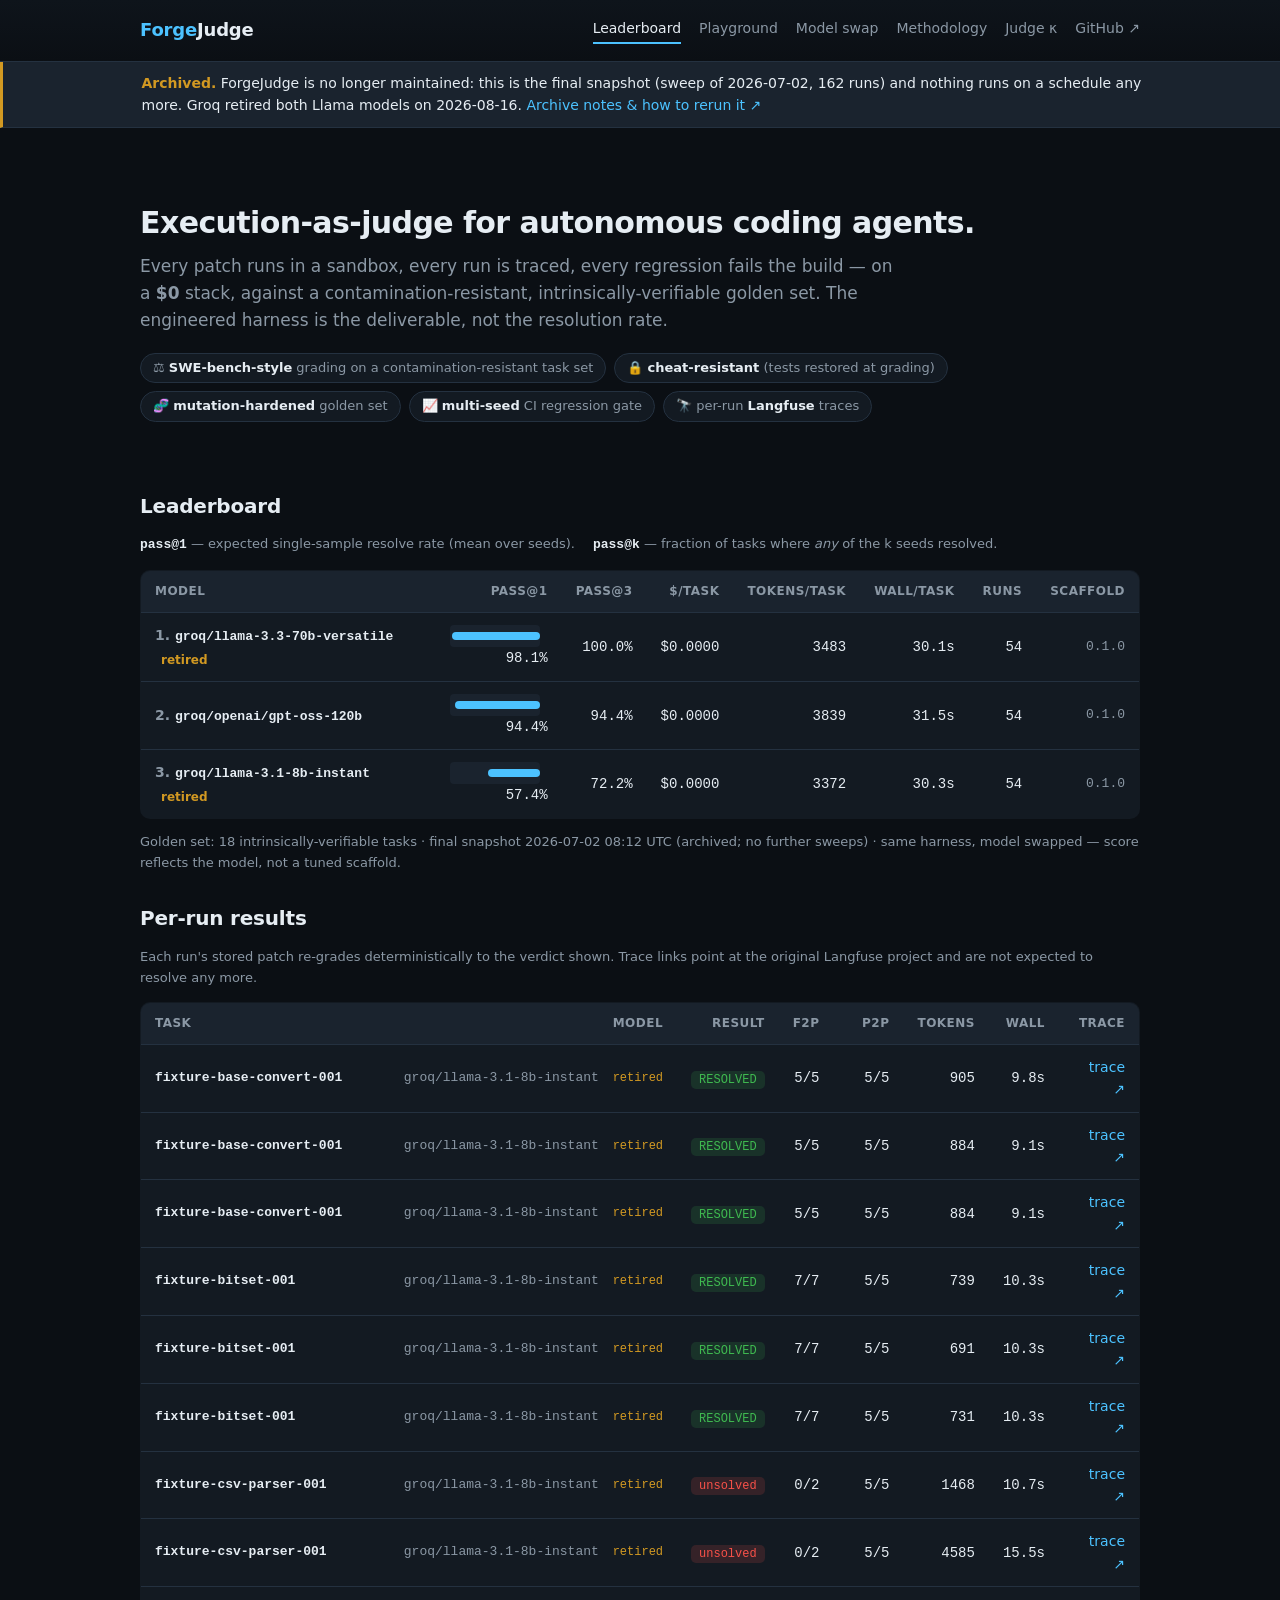
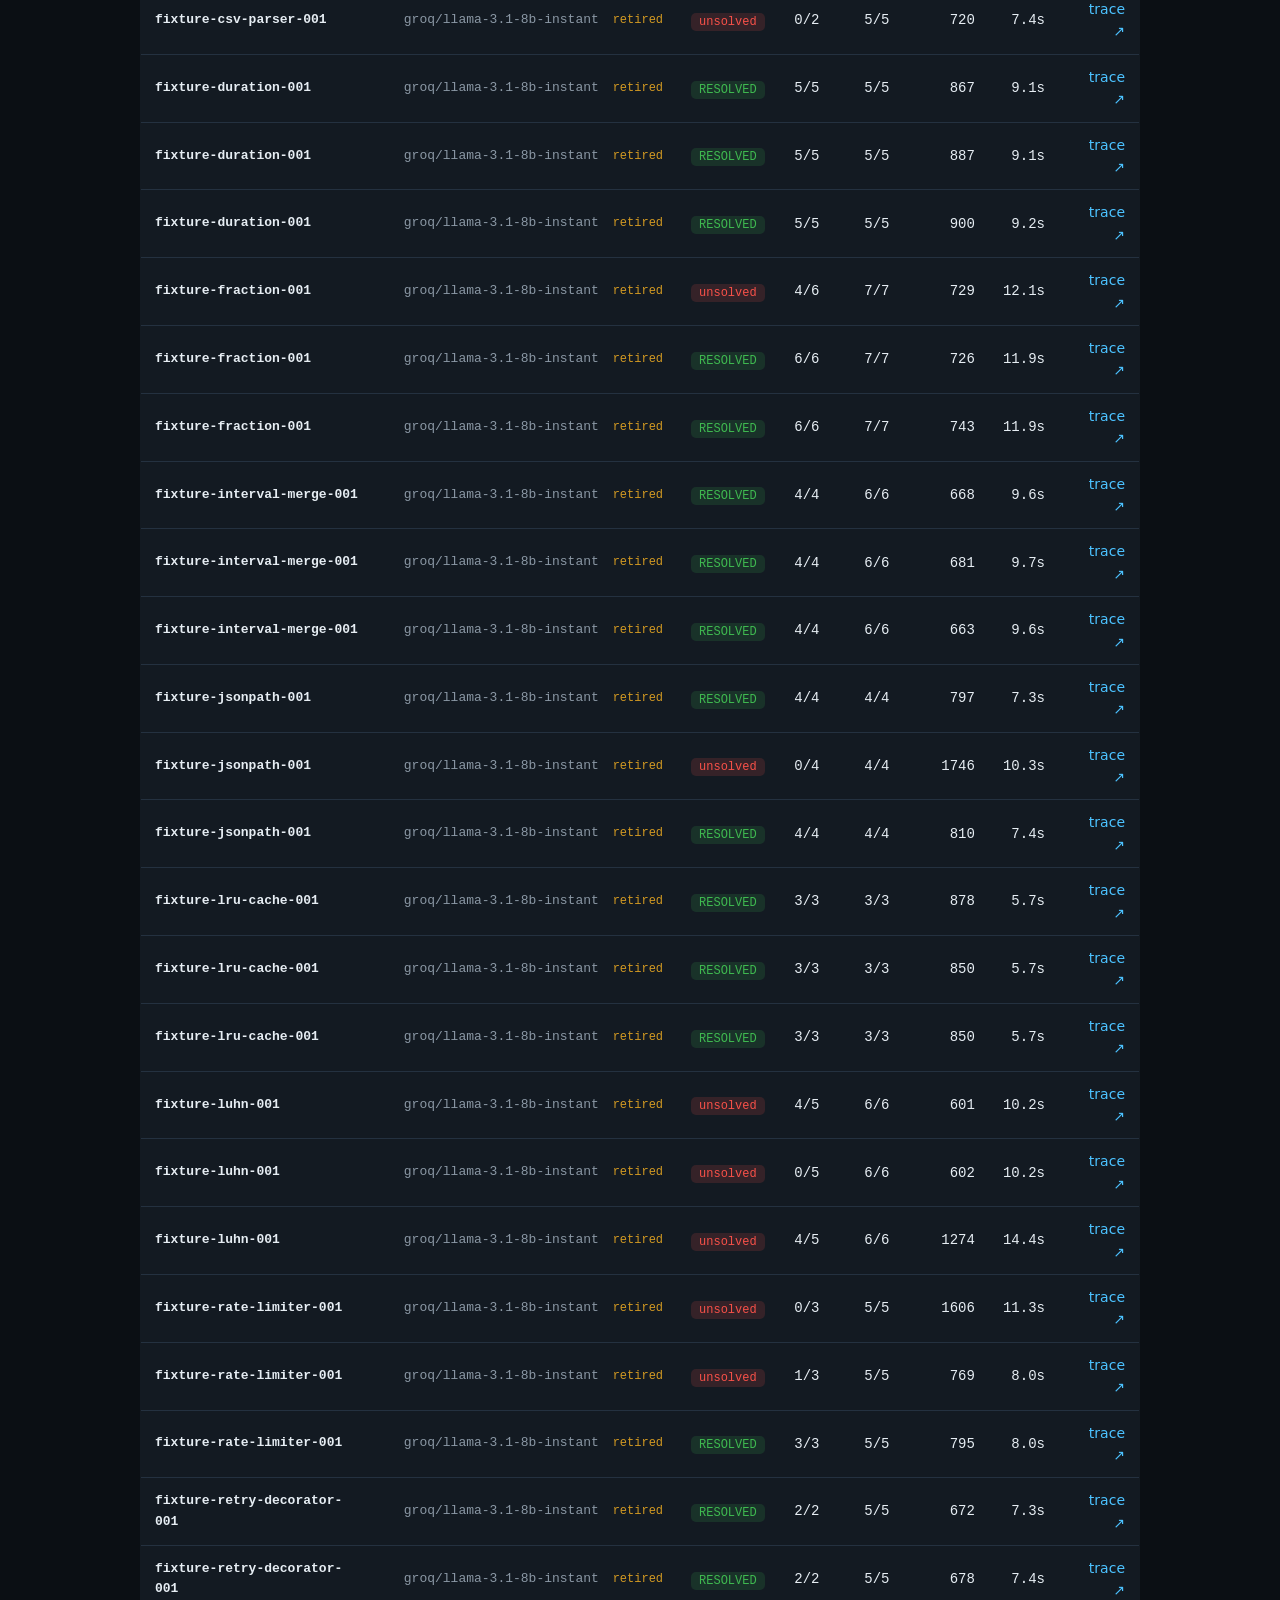
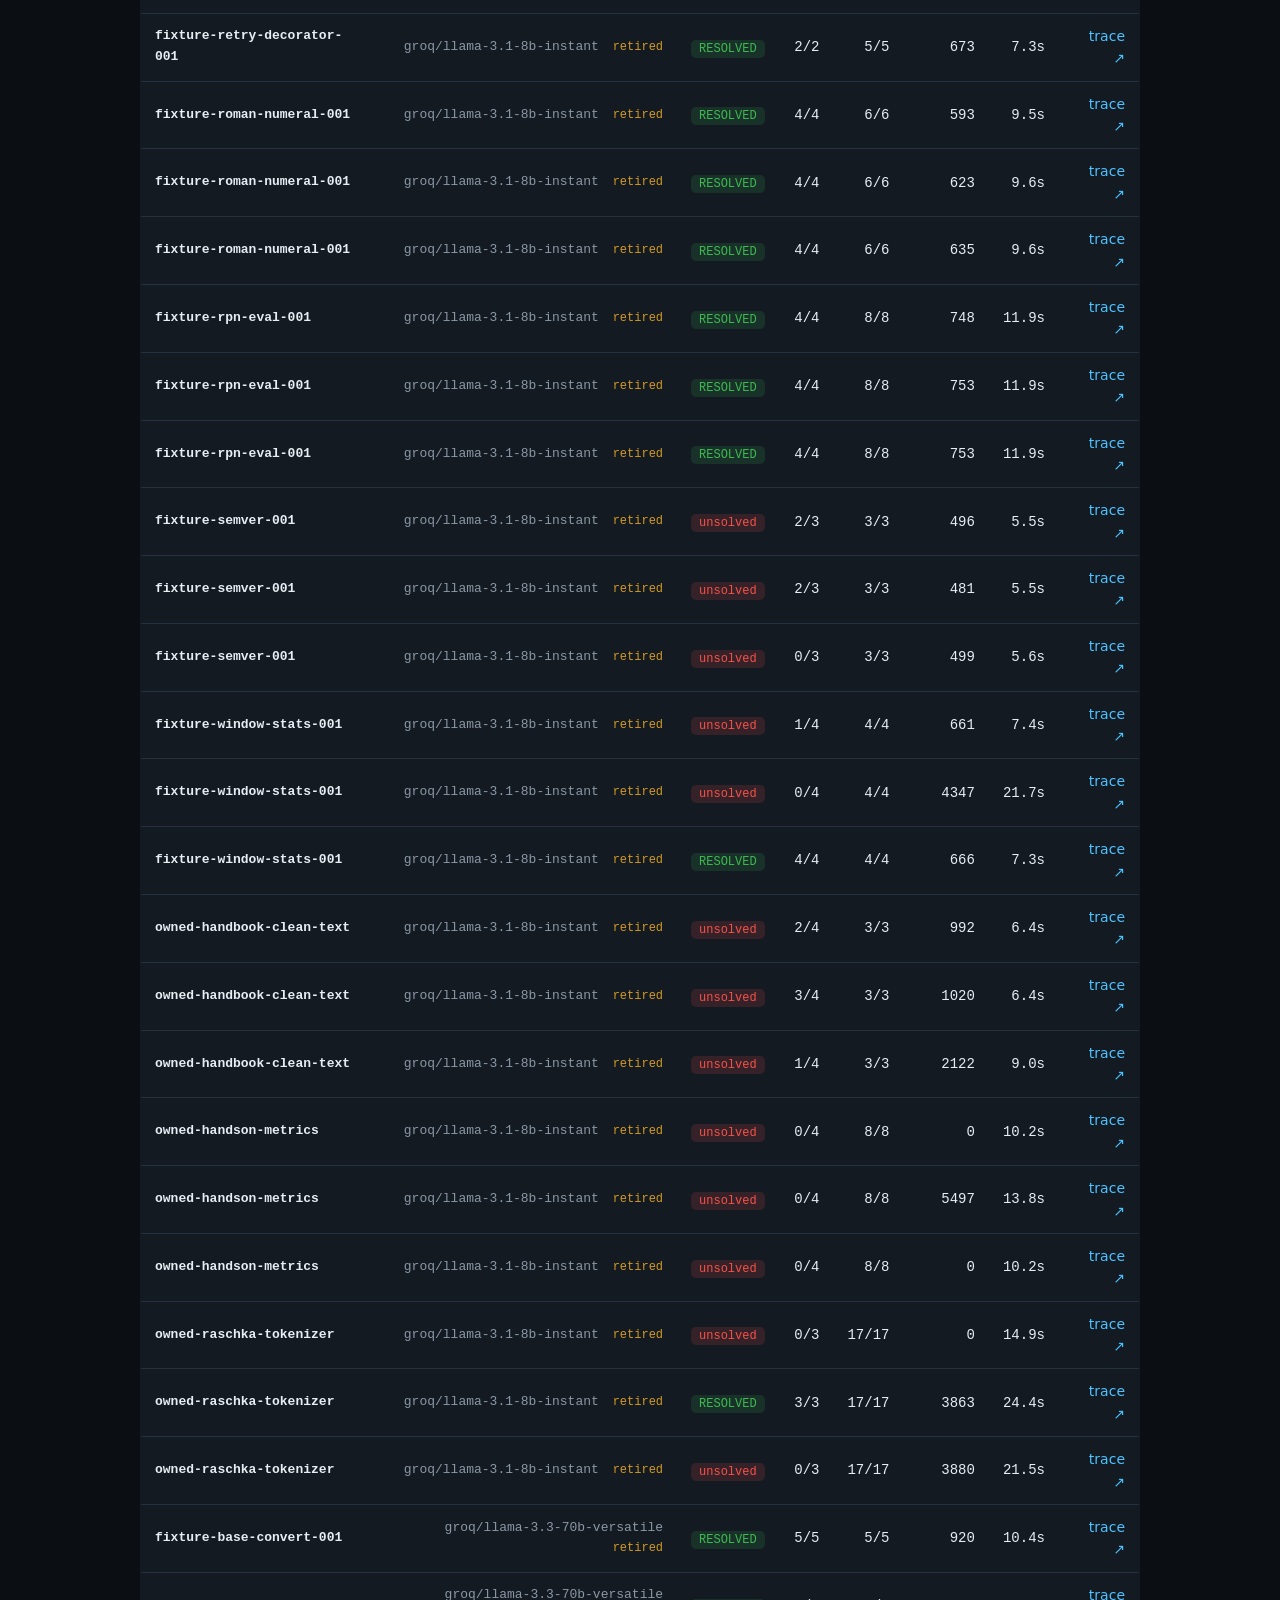
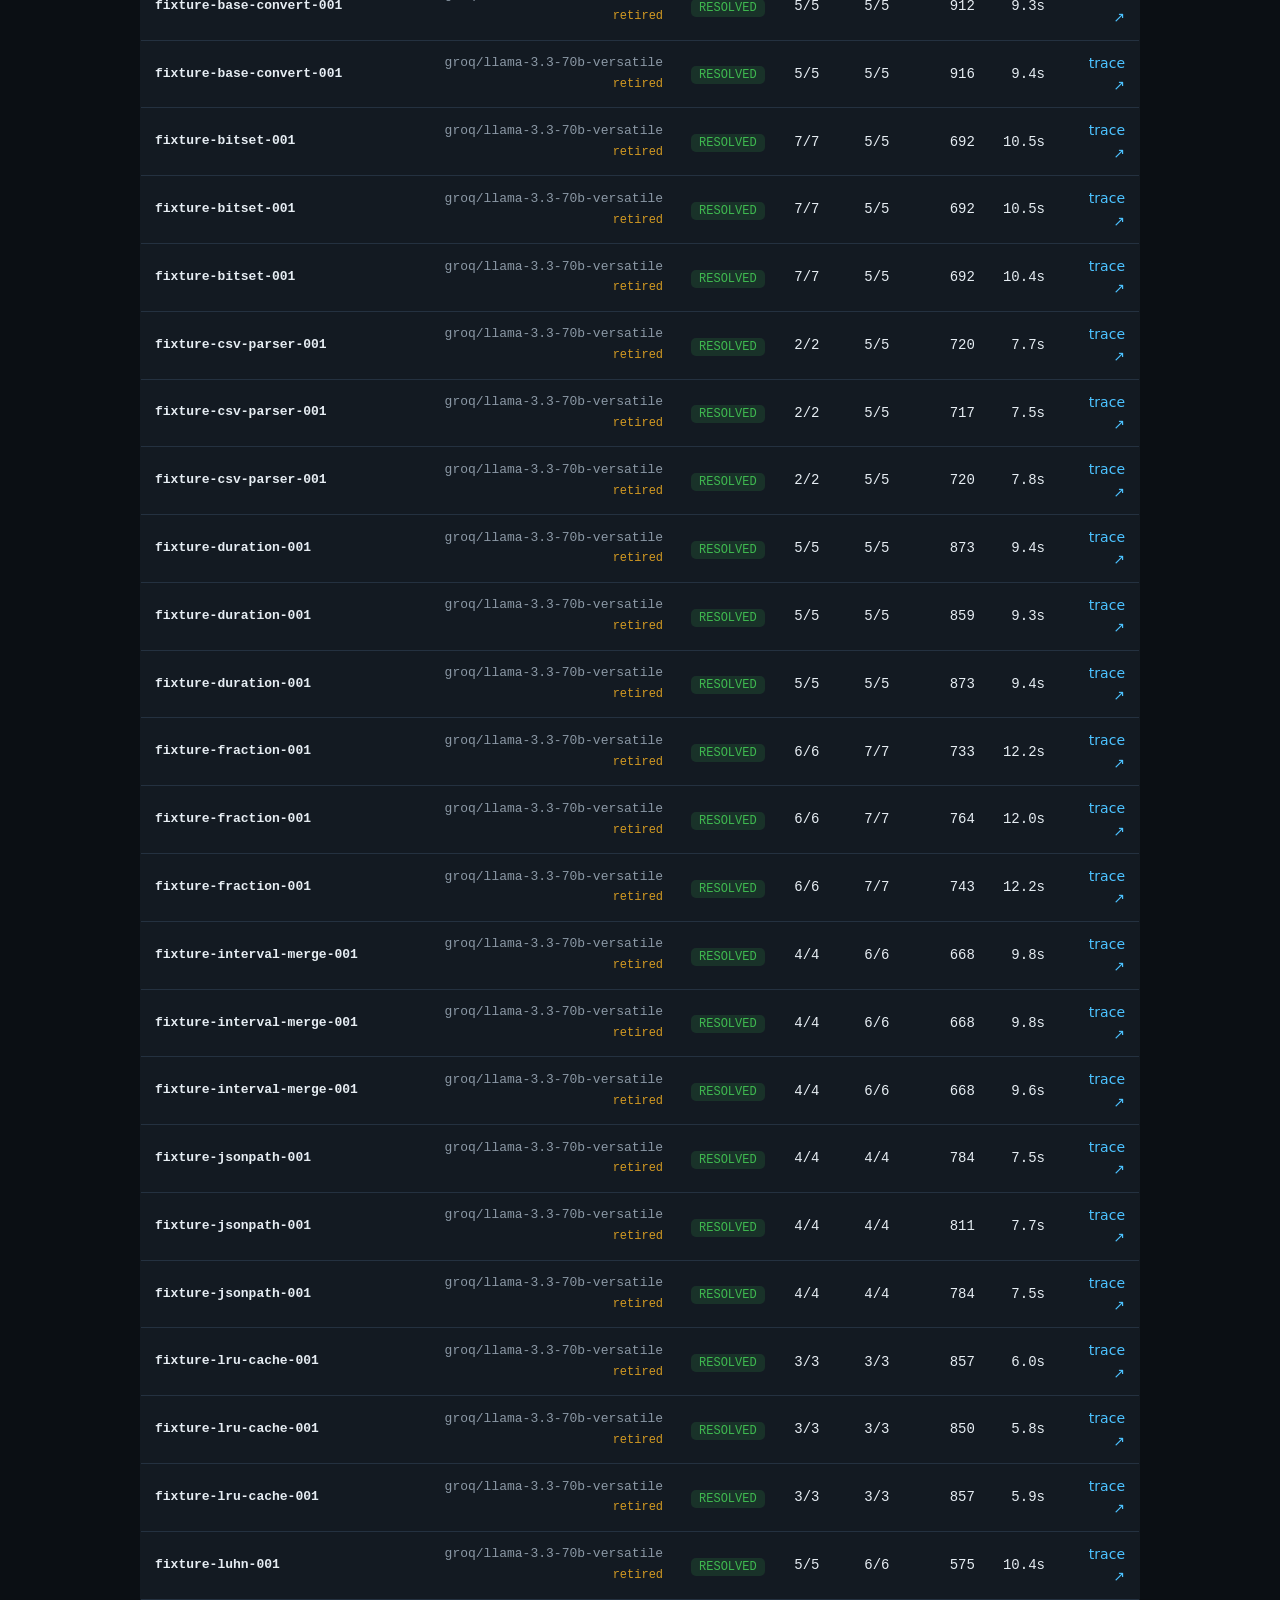
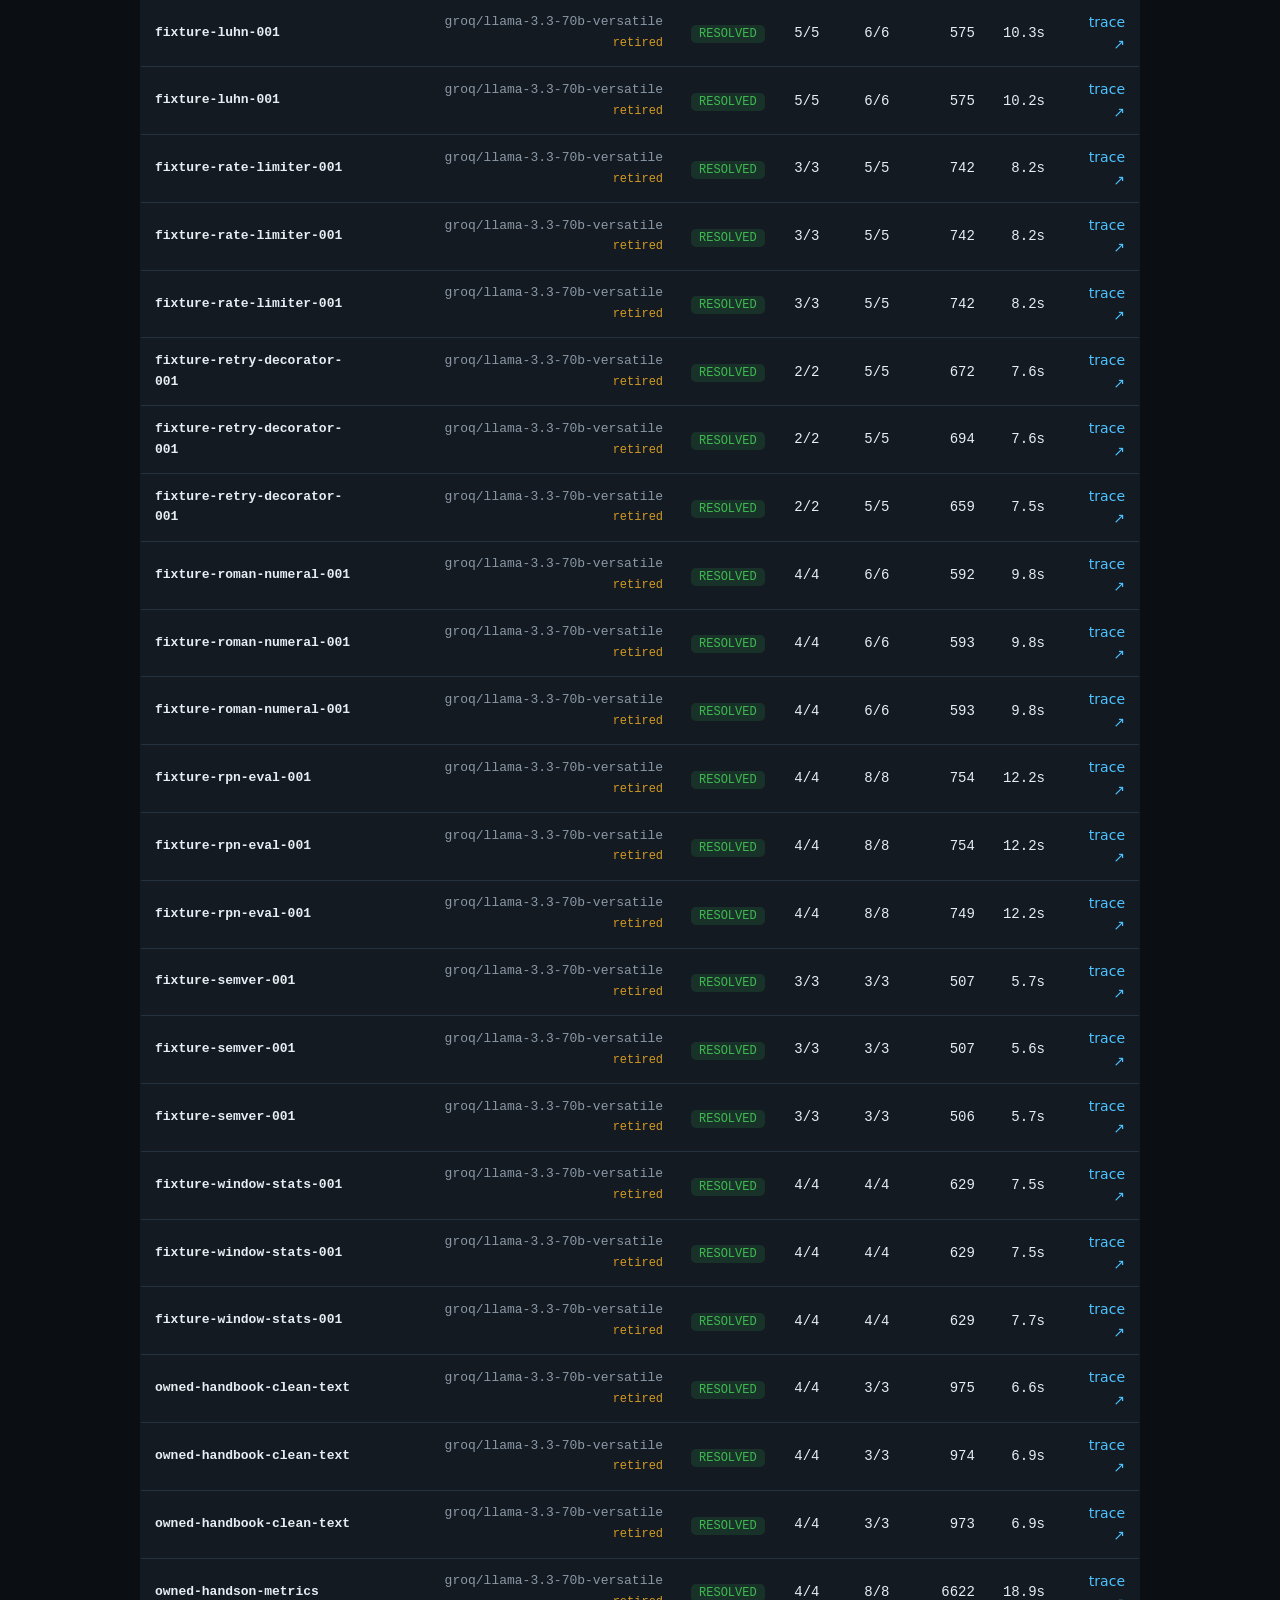
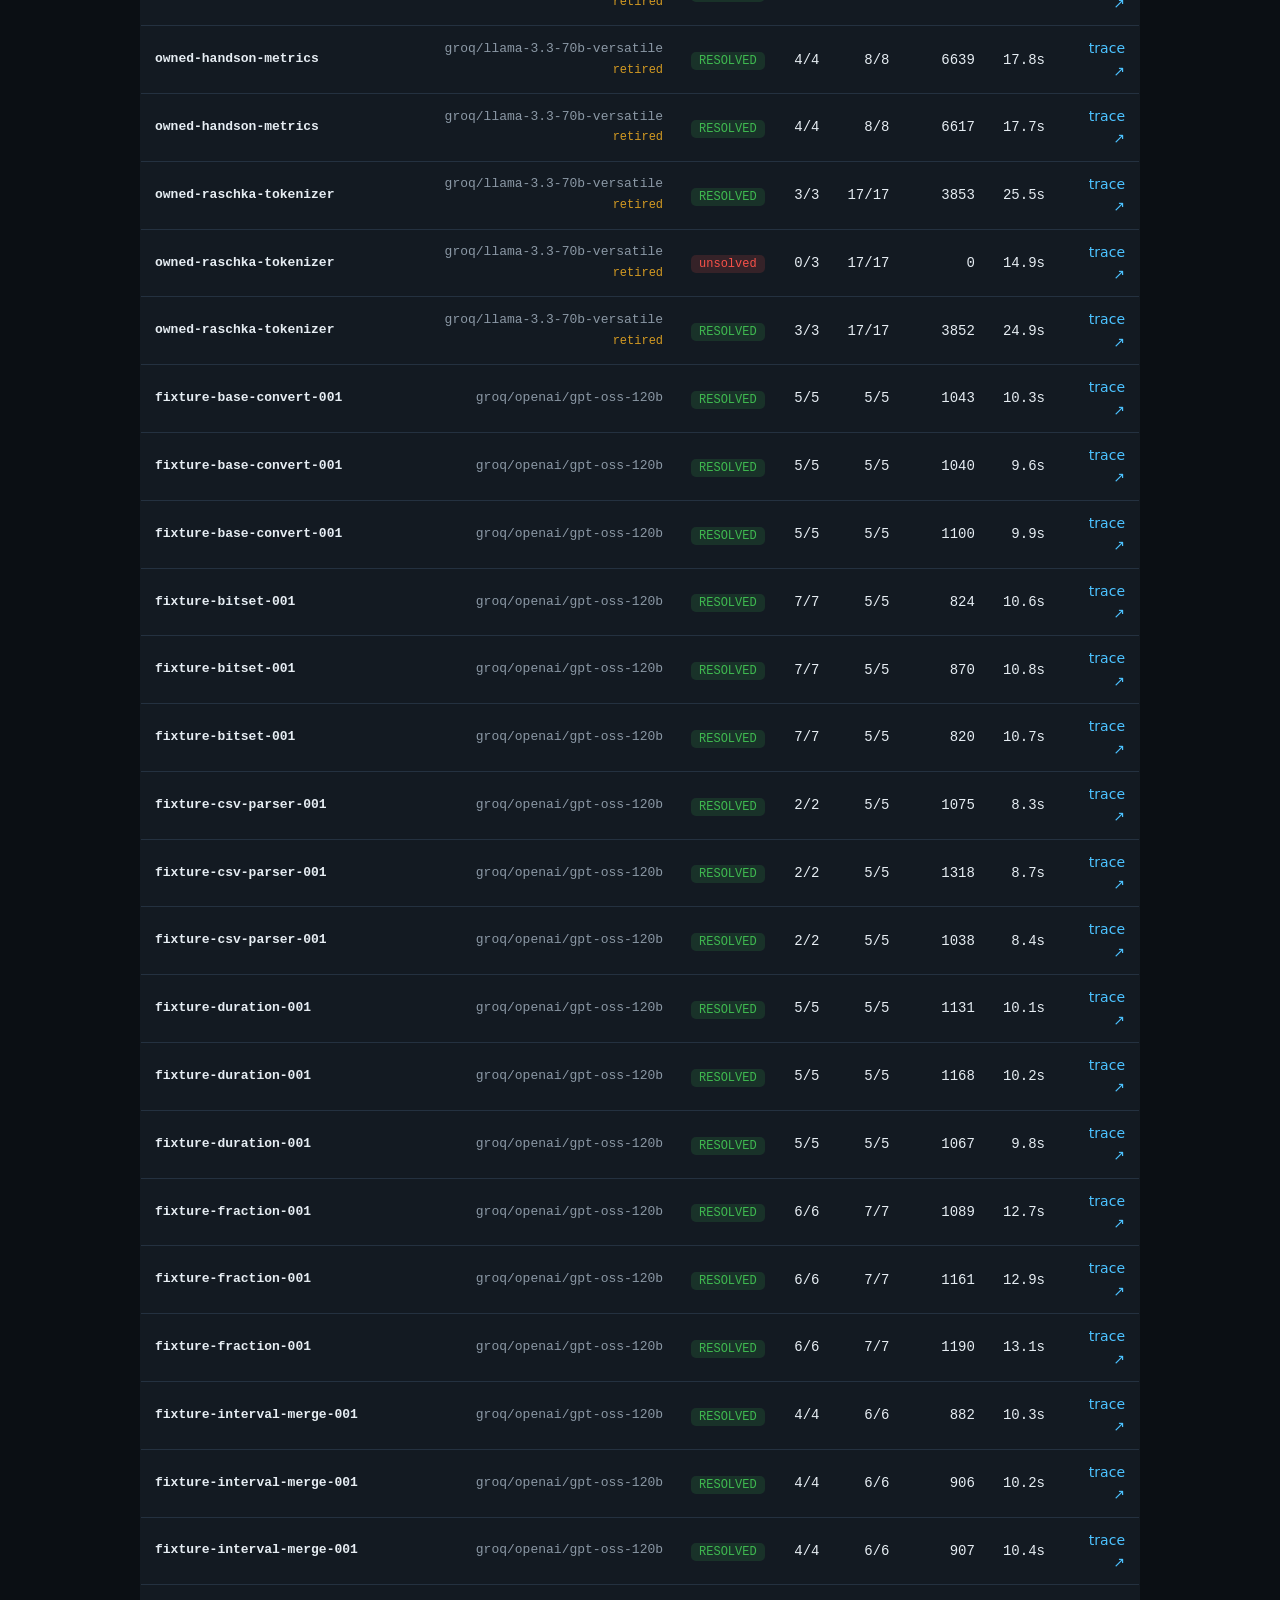
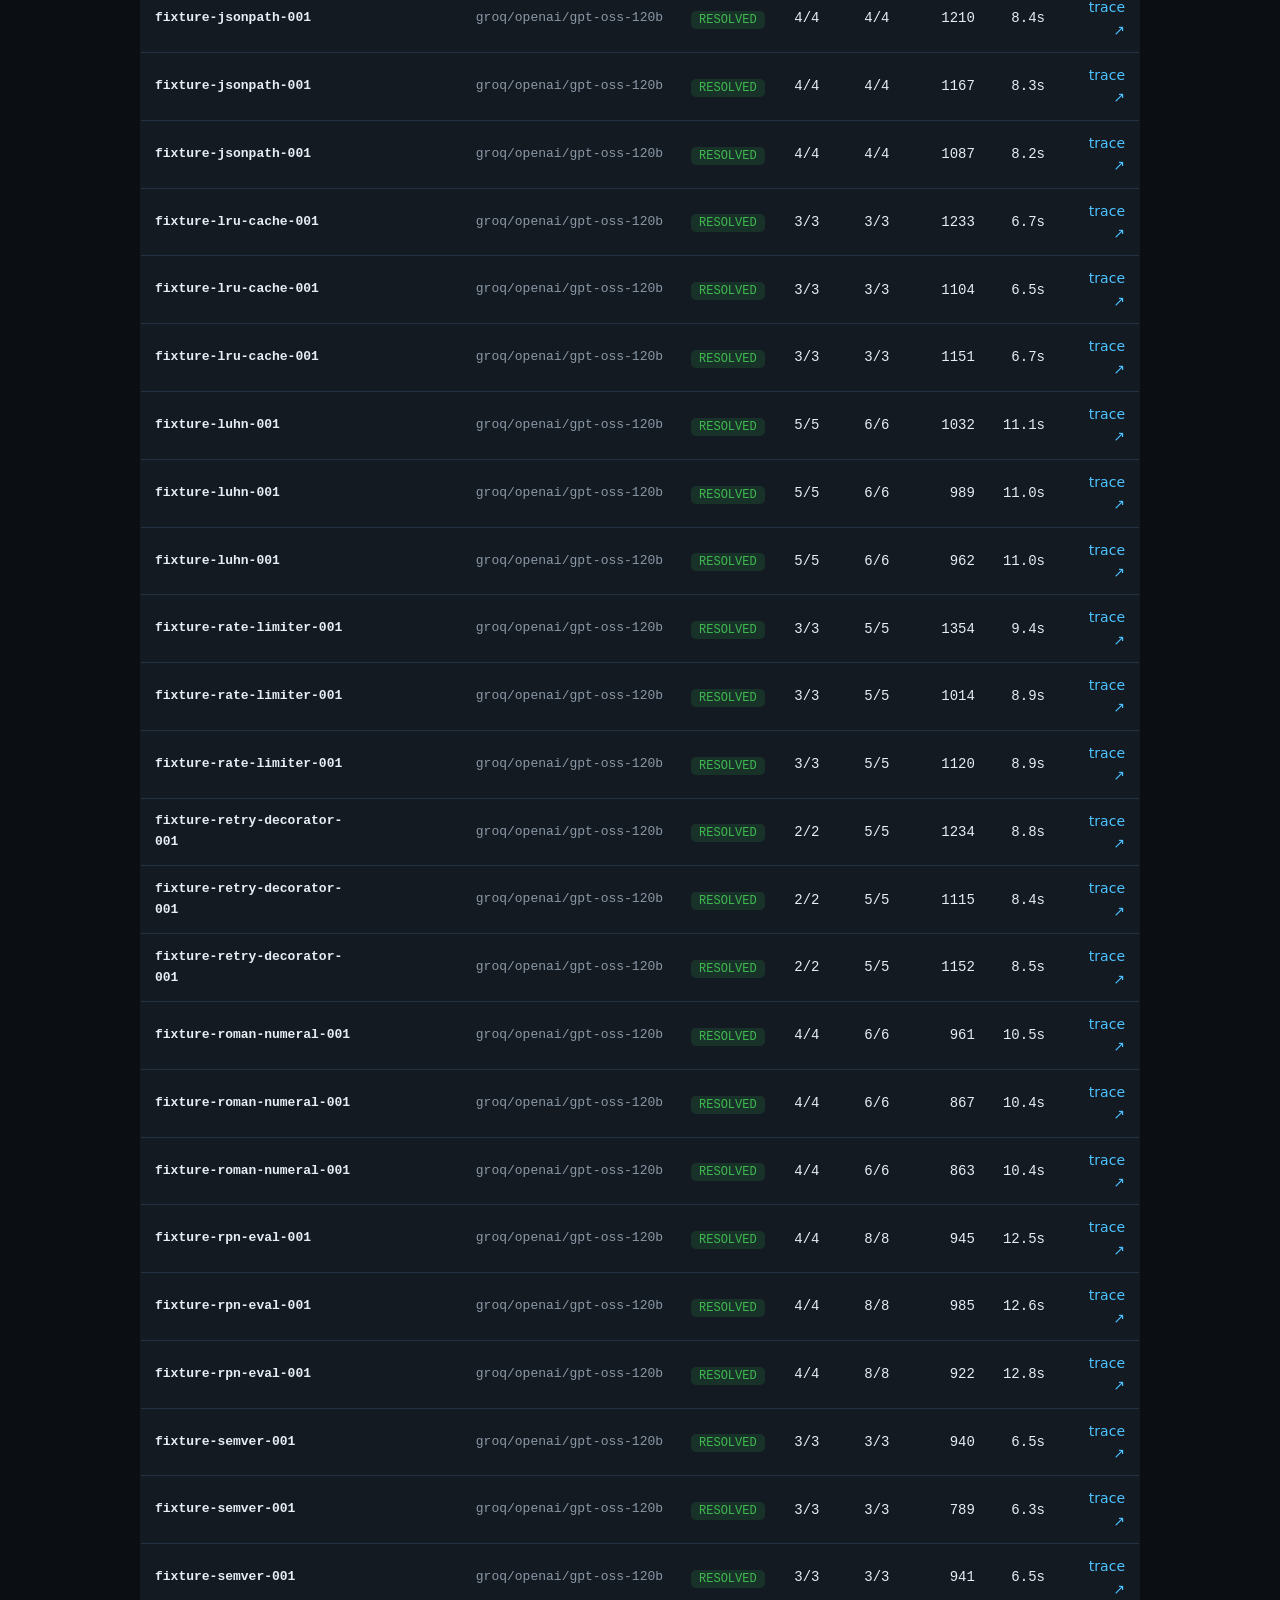
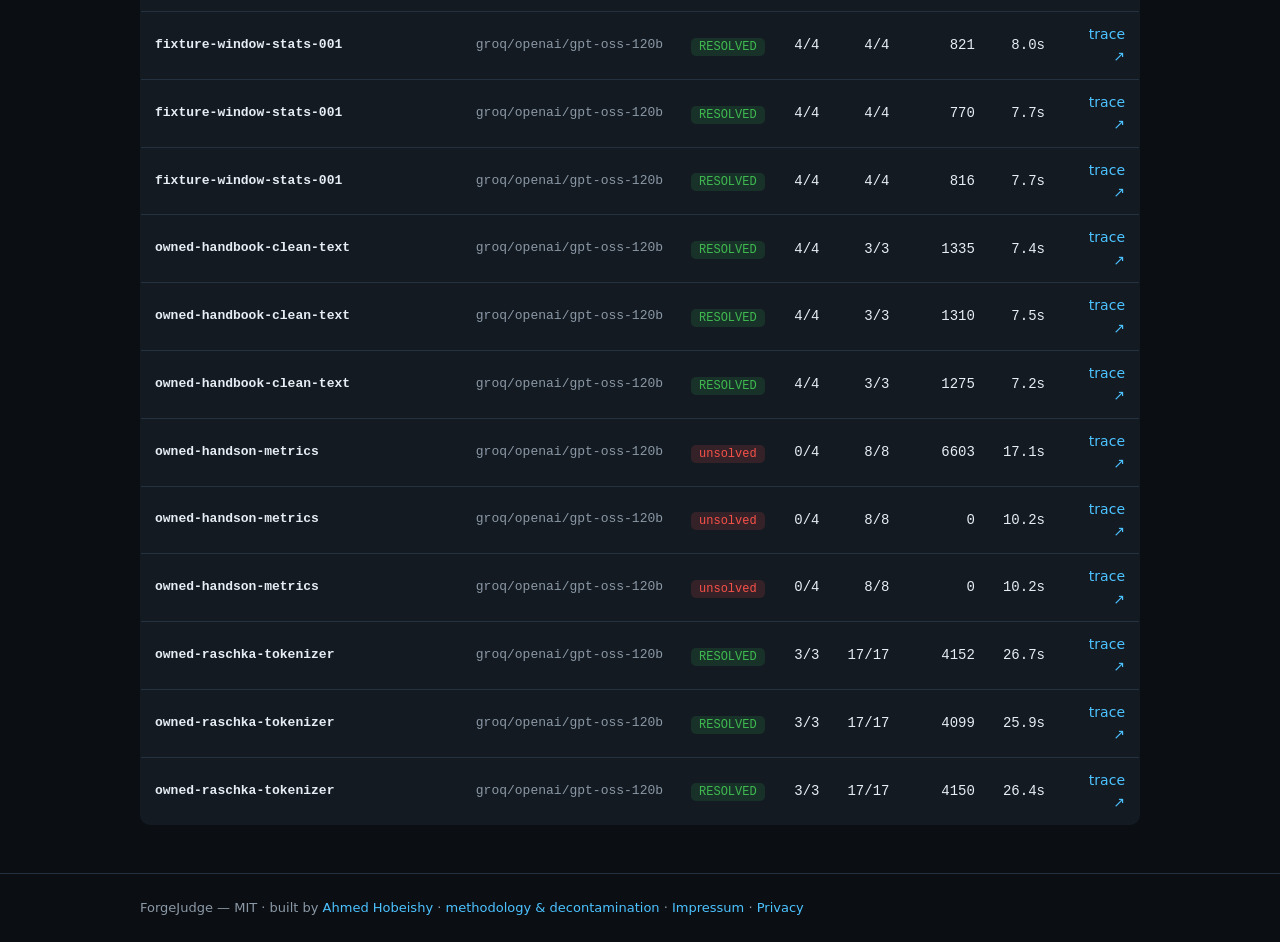
<file: dashboard/public/index.html>
<!doctype html>
<html lang="en">
<head>
  <meta charset="utf-8" />
  <meta name="viewport" content="width=device-width, initial-scale=1" />
  <title>ForgeJudge — leaderboard + CI gate for autonomous coding agents</title>
  <meta name="description" content="Archived: an open leaderboard and CI gate for autonomous coding agents — every patch sandboxed, every run traced, every regression fails the build. $0 stack. Final results frozen at the 2026-07-02 sweep." />
  <link rel="canonical" href="https://forgejudge.ahmedhobeishy.tech/" />
  <meta property="og:type" content="website" />
  <meta property="og:url" content="https://forgejudge.ahmedhobeishy.tech/" />
  <meta property="og:title" content="ForgeJudge — leaderboard + CI gate for autonomous coding agents" />
  <meta property="og:description" content="Archived: open leaderboard + CI gate for autonomous coding agents. Execution-as-judge, per-run traces, regression gate — final results frozen 2026-07-02." />
  <meta property="og:image" content="https://forgejudge.ahmedhobeishy.tech/og.png" />
  <meta property="og:image:width" content="1200" />
  <meta property="og:image:height" content="630" />
  <meta name="twitter:card" content="summary_large_image" />
  <meta name="twitter:title" content="ForgeJudge — leaderboard + CI gate for autonomous coding agents" />
  <meta name="twitter:description" content="Archived — execution-as-judge, per-run traces, multi-seed regression gate. Final results frozen 2026-07-02." />
  <meta name="twitter:image" content="https://forgejudge.ahmedhobeishy.tech/og.png" />
  <link rel="icon" href="favicon.svg" type="image/svg+xml" />
  <link rel="stylesheet" href="styles.css" />
</head>
<body>
  <a class="skip-link" href="#main">Skip to content</a>
  <header class="site"><div class="wrap">
    <span class="brand"><span class="mark">Forge</span>Judge</span>
    <nav class="top" aria-label="Primary">
      <a href="index.html" aria-current="page">Leaderboard</a>
      <a href="playground.html">Playground</a>
      <a href="model-swap.html">Model swap</a>
      <a href="methodology.html">Methodology</a>
      <a href="calibration.html">Judge κ</a>
      <a href="https://github.com/ahmedEid1/forgejudge" target="_blank" rel="noopener">GitHub ↗</a>
    </nav>
  </div></header>
  <div class="archive-banner" role="note"><div class="wrap">
    <b>Archived.</b> ForgeJudge is no longer maintained: this is the final snapshot (sweep of 2026-07-02, 162 runs)
    and nothing runs on a schedule any more. Groq retired both Llama models on 2026-08-16.
    <a href="https://github.com/ahmedEid1/forgejudge/blob/main/docs/ARCHIVE.md" target="_blank" rel="noopener">Archive notes &amp; how to rerun it ↗</a>
  </div></div>

  <main class="wrap" id="main">
    <section class="hero">
      <h1>Execution-as-judge for autonomous coding agents.</h1>
      <p class="lede">Every patch runs in a sandbox, every run is traced, every regression fails
        the build — on a <b>$0</b> stack, against a contamination-resistant, intrinsically-verifiable golden set.
        The engineered harness is the deliverable, not the resolution rate.</p>
      <div class="pills">
        <span class="pill">⚖️ <b>SWE-bench-style</b> grading on a contamination-resistant task set</span>
        <span class="pill">🔒 <b>cheat-resistant</b> (tests restored at grading)</span>
        <span class="pill">🧬 <b>mutation-hardened</b> golden set</span>
        <span class="pill">📈 <b>multi-seed</b> CI regression gate</span>
        <span class="pill">🔭 per-run <b>Langfuse</b> traces</span>
      </div>
    </section>

    <section>
      <h2>Leaderboard</h2>
      <ul class="defs" aria-label="Metric definitions">
        <li><b>pass@1</b> — expected single-sample resolve rate (mean over seeds).</li>
        <li><b>pass@k</b> — fraction of tasks where <em>any</em> of the k seeds resolved.</li>
      </ul>
      <div id="leaderboard"><p class="muted">Loading…</p></div>
    </section>

    <section>
      <h2>Per-run results</h2>
      <p class="small muted">Each run's stored patch re-grades deterministically to the verdict shown. Trace links point at the
        original Langfuse project and are not expected to resolve any more.</p>
      <div id="runs"><p class="muted">Loading…</p></div>
    </section>
  </main>

  <footer class="site"><div class="wrap">
    ForgeJudge — MIT · built by <a href="https://github.com/ahmedEid1" target="_blank" rel="noopener">Ahmed Hobeishy</a> ·
    <a href="methodology.html">methodology &amp; decontamination</a> ·
    <a href="impressum.html">Impressum</a> · <a href="privacy.html">Privacy</a>
  </div></footer>
  <script src="app.js"></script>
</body>
</html>
</file>
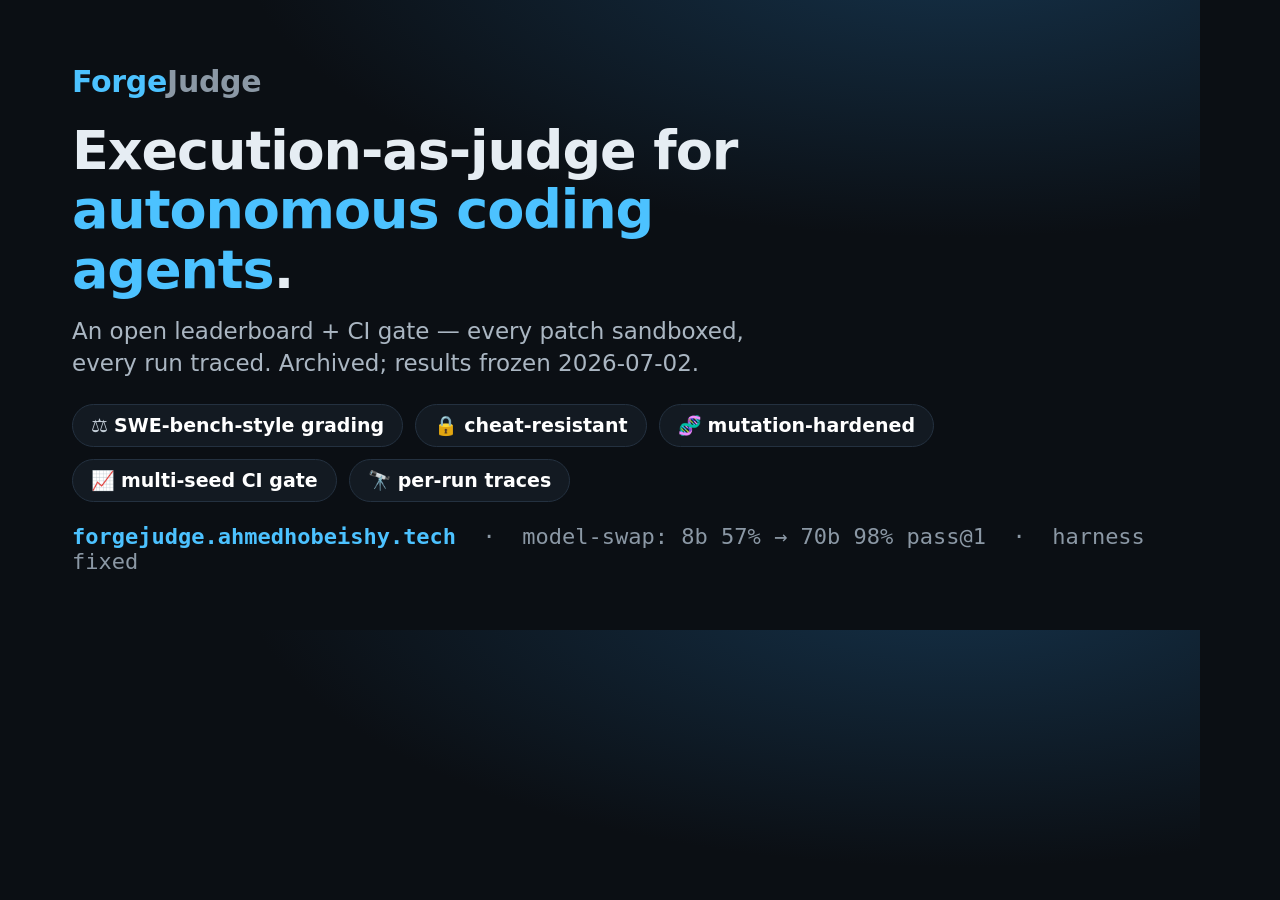
<file: dashboard/og_card.html>
<!doctype html>
<html lang="en"><head><meta charset="utf-8" />
<style>
  * { margin: 0; box-sizing: border-box; }
  html, body { width: 1200px; height: 630px; }
  body {
    background: radial-gradient(1200px 500px at 80% -10%, #15324a 0%, #0b0f14 60%);
    color: #e6edf3; font-family: ui-sans-serif, system-ui, "Segoe UI", Roboto, sans-serif;
    padding: 64px 72px; position: relative; overflow: hidden;
  }
  .brand { font-size: 30px; font-weight: 700; letter-spacing: -0.01em; color: #8b98a5; }
  .brand b { color: #4cc2ff; }
  h1 { font-size: 54px; line-height: 1.1; letter-spacing: -0.02em; margin: 22px 0 16px; max-width: 18ch; }
  h1 .hl { color: #4cc2ff; }
  p.sub { font-size: 23px; color: #aab6c2; max-width: 46ch; line-height: 1.4; }
  .pills { position: absolute; left: 72px; bottom: 128px; display: flex; gap: 12px; flex-wrap: wrap; max-width: 1056px; }
  .pill { background: #131a22; border: 1px solid #243140; border-radius: 999px; padding: 9px 18px; font-size: 19px; color: #c4ced8; }
  .pill b { color: #fff; }
  .foot { position: absolute; left: 72px; bottom: 56px; font-family: ui-monospace, Menlo, monospace; font-size: 22px; color: #8b98a5; }
  .foot b { color: #4cc2ff; }
  .mono { font-family: ui-monospace, Menlo, monospace; }
</style></head>
<body>
  <div class="brand"><b>Forge</b>Judge</div>
  <h1>Execution-as-judge for <span class="hl">autonomous coding agents</span>.</h1>
  <p class="sub">An open leaderboard + CI gate — every patch sandboxed, every run traced. Archived; results frozen 2026-07-02.</p>
  <div class="pills">
    <span class="pill">⚖️ <b>SWE-bench-style grading</b></span>
    <span class="pill">🔒 <b>cheat-resistant</b></span>
    <span class="pill">🧬 <b>mutation-hardened</b></span>
    <span class="pill">📈 <b>multi-seed CI gate</b></span>
    <span class="pill">🔭 <b>per-run traces</b></span>
  </div>
  <div class="foot"><b>forgejudge.ahmedhobeishy.tech</b> &nbsp;·&nbsp; model-swap: <span class="mono">8b 57%&nbsp;→&nbsp;70b 98% pass@1</span> &nbsp;·&nbsp; harness fixed</div>
</body></html>
</file>
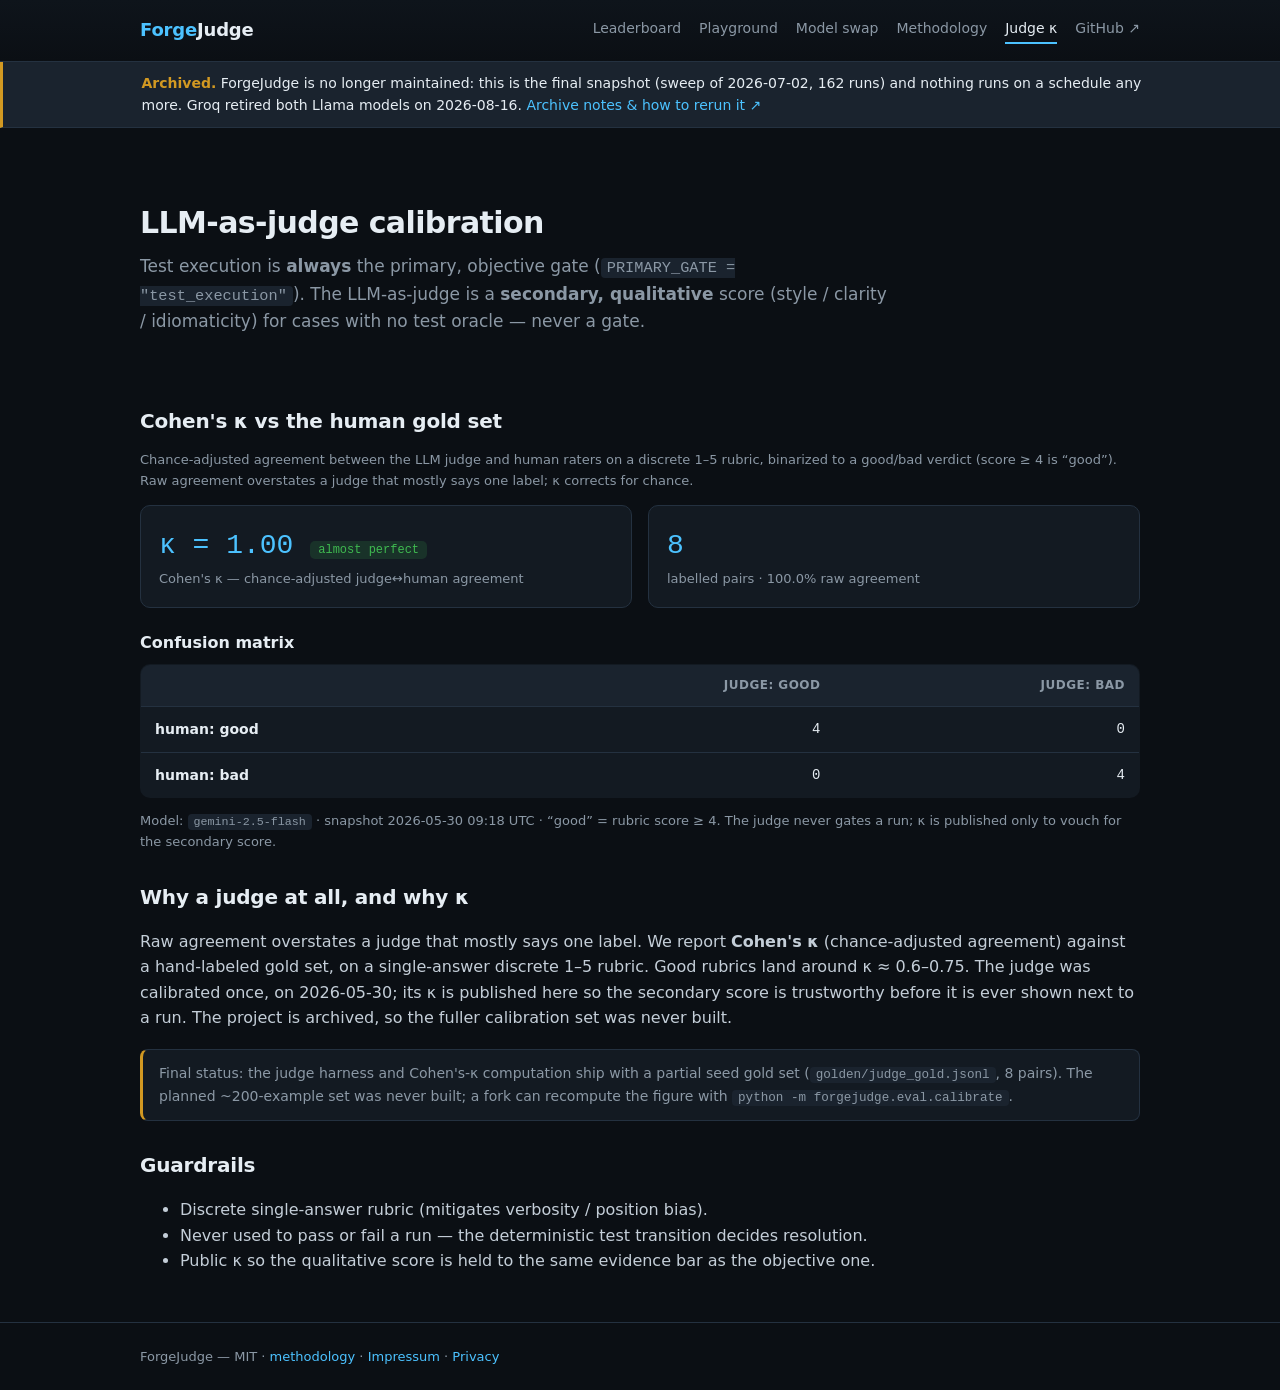
<file: dashboard/public/calibration.html>
<!doctype html>
<html lang="en">
<head>
  <meta charset="utf-8" />
  <meta name="viewport" content="width=device-width, initial-scale=1" />
  <title>ForgeJudge — LLM-as-judge calibration (Cohen's κ)</title>
  <meta name="description" content="The LLM-as-judge is a secondary, qualitative score only. Test execution is always the primary gate. We report Cohen's kappa against a hand-labeled gold set." />
  <link rel="icon" href="favicon.svg" type="image/svg+xml" />
  <link rel="stylesheet" href="styles.css" />
</head>
<body>
  <a class="skip-link" href="#main">Skip to content</a>
  <header class="site"><div class="wrap">
    <span class="brand"><span class="mark">Forge</span>Judge</span>
    <nav class="top" aria-label="Primary">
      <a href="index.html">Leaderboard</a>
      <a href="playground.html">Playground</a>
      <a href="model-swap.html">Model swap</a>
      <a href="methodology.html">Methodology</a>
      <a href="calibration.html" aria-current="page">Judge κ</a>
      <a href="https://github.com/ahmedEid1/forgejudge" target="_blank" rel="noopener">GitHub ↗</a>
    </nav>
  </div></header>
  <div class="archive-banner" role="note"><div class="wrap">
    <b>Archived.</b> ForgeJudge is no longer maintained: this is the final snapshot (sweep of 2026-07-02, 162 runs)
    and nothing runs on a schedule any more. Groq retired both Llama models on 2026-08-16.
    <a href="https://github.com/ahmedEid1/forgejudge/blob/main/docs/ARCHIVE.md" target="_blank" rel="noopener">Archive notes &amp; how to rerun it ↗</a>
  </div></div>

  <main class="wrap" id="main">
    <section class="hero">
      <h1>LLM-as-judge calibration</h1>
      <p class="lede">Test execution is <b>always</b> the primary, objective gate (<code>PRIMARY_GATE = "test_execution"</code>).
        The LLM-as-judge is a <b>secondary, qualitative</b> score (style / clarity / idiomaticity) for cases with no test
        oracle — never a gate.</p>
    </section>

    <section aria-labelledby="kappa-heading">
      <h2 id="kappa-heading">Cohen's κ vs the human gold set</h2>
      <p class="small muted">Chance-adjusted agreement between the LLM judge and human raters on a discrete 1–5 rubric,
        binarized to a good/bad verdict (score ≥ 4 is “good”). Raw agreement overstates a judge that mostly says one
        label; κ corrects for chance.</p>
      <div id="calibration"><p class="muted">Loading…</p></div>
    </section>

    <section>
      <h2>Why a judge at all, and why κ</h2>
      <p>Raw agreement overstates a judge that mostly says one label. We report <b>Cohen's κ</b> (chance-adjusted agreement)
        against a hand-labeled gold set, on a single-answer discrete 1–5 rubric. Good rubrics land around κ ≈ 0.6–0.75.
        The judge was calibrated once, on 2026-05-30; its κ is published here so the secondary score is trustworthy
        before it is ever shown next to a run. The project is archived, so the fuller calibration set was never built.</p>
      <p class="note">Final status: the judge harness and Cohen's-κ computation ship with a partial seed gold set
        (<code>golden/judge_gold.jsonl</code>, 8 pairs). The planned ~200-example set was never built; a fork can recompute
        the figure with <code>python -m forgejudge.eval.calibrate</code>.</p>
    </section>

    <section>
      <h2>Guardrails</h2>
      <ul>
        <li>Discrete single-answer rubric (mitigates verbosity / position bias).</li>
        <li>Never used to pass or fail a run — the deterministic test transition decides resolution.</li>
        <li>Public κ so the qualitative score is held to the same evidence bar as the objective one.</li>
      </ul>
    </section>
  </main>

  <footer class="site"><div class="wrap">
    ForgeJudge — MIT · <a href="methodology.html">methodology</a> ·
    <a href="impressum.html">Impressum</a> · <a href="privacy.html">Privacy</a>
  </div></footer>

  <script>
    // Render the judge-calibration snapshot written by
    // `python -m forgejudge.eval.calibrate` -> data/calibration.json. Mirrors
    // app.js conventions (no-store fetch, graceful empty state, own-data escape).
    (function () {
      const esc = (s) => String(s ?? "").replace(/[&<>"']/g, (c) =>
        ({ "&": "&amp;", "<": "&lt;", ">": "&gt;", '"': "&quot;", "'": "&#39;" }[c]));
      const pct = (x) => (x == null ? "—" : (x * 100).toFixed(1) + "%");
      const kfmt = (x) => (x == null ? "—" : Number(x).toFixed(2));

      // Plain-English interpretation band (Landis & Koch).
      function band(k) {
        if (k == null) return { label: "—", cls: "muted" };
        if (k > 0.8) return { label: "almost perfect", cls: "pass" };
        if (k > 0.6) return { label: "substantial", cls: "pass" };
        if (k > 0.4) return { label: "moderate", cls: "" };
        if (k > 0.2) return { label: "fair", cls: "fail" };
        if (k > 0.0) return { label: "slight", cls: "fail" };
        return { label: "none / worse than chance", cls: "fail" };
      }

      async function getJSON(path) {
        const res = await fetch(path, { cache: "no-store" });
        if (!res.ok) throw new Error(`${path}: HTTP ${res.status}`);
        return res.json();
      }

      function render(el, d) {
        const c = d.confusion || { tp: 0, fp: 0, fn: 0, tn: 0 };
        const b = band(d.kappa);
        const kbadge = d.kappa == null
          ? ""
          : ` <span class="badge ${b.cls}">${esc(b.label)}</span>`;
        const dt = (() => {
          const date = new Date(d.generated_at);
          return d.generated_at && !isNaN(date)
            ? String(d.generated_at).slice(0, 16).replace("T", " ") + " UTC"
            : "—";
        })();

        // Confusion matrix: reference (human gold) is ground truth on rows.
        const cell = (n) => `<td class="num">${Number(n || 0)}</td>`;
        const matrix = `
          <table class="board" aria-label="confusion matrix: judge vs human gold">
            <caption class="sr-only">Confusion matrix of the LLM judge against the human gold verdict (good = score ≥ 4).</caption>
            <thead><tr>
              <th scope="col"></th>
              <th scope="col">judge: good</th>
              <th scope="col">judge: bad</th>
            </tr></thead>
            <tbody>
              <tr><th scope="row">human: good</th>${cell(c.tp)}${cell(c.fn)}</tr>
              <tr><th scope="row">human: bad</th>${cell(c.fp)}${cell(c.tn)}</tr>
            </tbody>
          </table>`;

        el.innerHTML = `
          <div class="grid2">
            <div class="card">
              <div class="kpi">κ = ${kfmt(d.kappa)}${kbadge}</div>
              <div class="kpi-label">Cohen's κ — chance-adjusted judge↔human agreement</div>
            </div>
            <div class="card">
              <div class="kpi">${d.n == null ? "—" : Number(d.n)}</div>
              <div class="kpi-label">labelled pairs · ${pct(d.agreement)} raw agreement</div>
            </div>
          </div>
          <h3>Confusion matrix</h3>
          ${matrix}
          <p class="small muted">Model: <code>${esc(d.model || "judge")}</code> · snapshot ${esc(dt)} ·
            “good” = rubric score ≥ 4. The judge never gates a run; κ is published only to vouch for the
            secondary score.</p>`;
      }

      const el = document.getElementById("calibration");
      if (!el) return;
      getJSON("data/calibration.json")
        .then((d) => render(el, d))
        .catch(() => {
          el.innerHTML = `<p class="muted">Calibration data unavailable — run
            <code>python -m forgejudge.eval.calibrate</code> to publish the judge's Cohen's κ.</p>`;
        });
    })();
  </script>
</body>
</html>
</file>
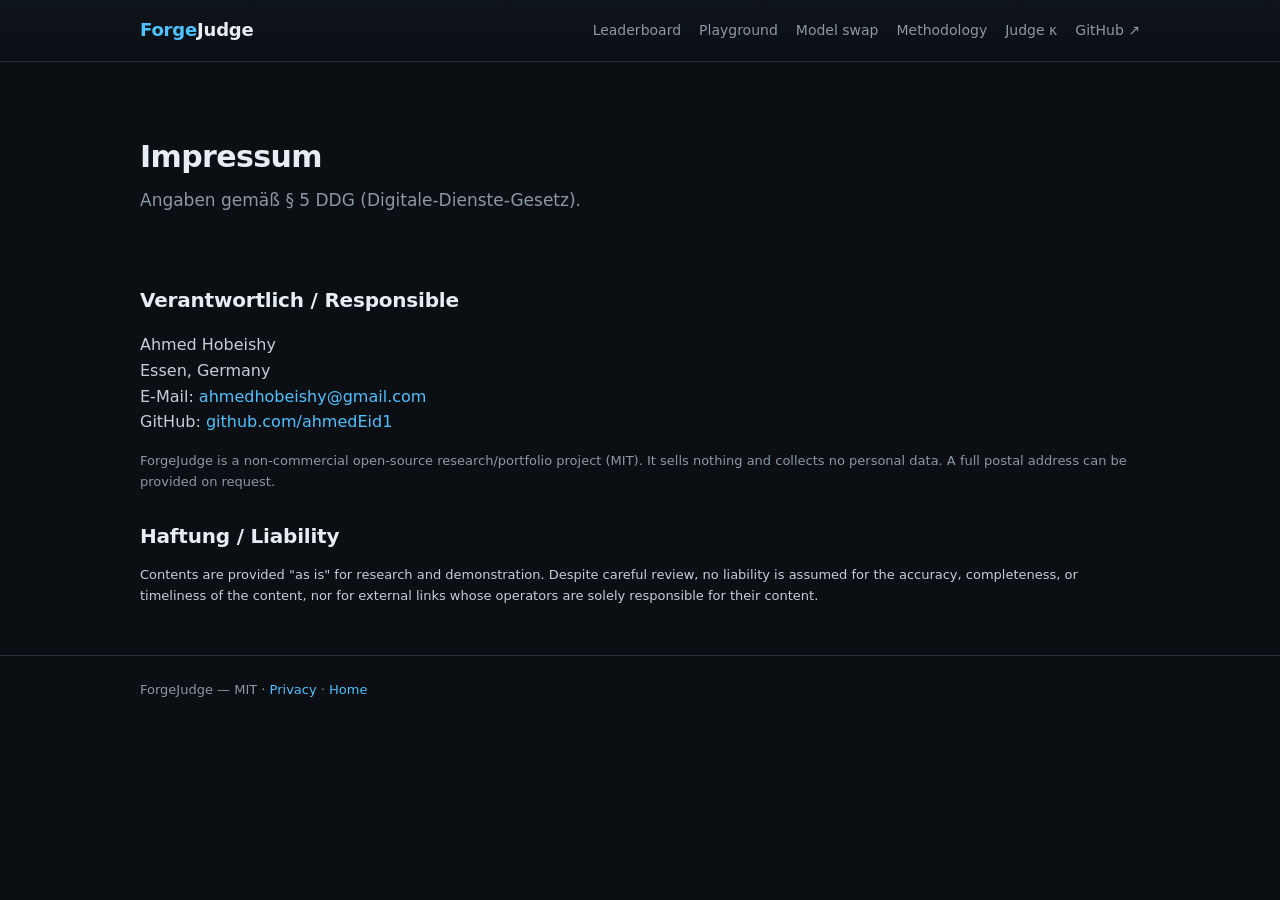
<file: dashboard/public/impressum.html>
<!doctype html>
<html lang="en">
<head>
  <meta charset="utf-8" />
  <meta name="viewport" content="width=device-width, initial-scale=1" />
  <title>ForgeJudge — Impressum</title>
  <link rel="icon" href="favicon.svg" type="image/svg+xml" />
  <link rel="stylesheet" href="styles.css" />
</head>
<body>
  <a class="skip-link" href="#main">Skip to content</a>
  <header class="site"><div class="wrap">
    <span class="brand"><span class="mark">Forge</span>Judge</span>
    <nav class="top" aria-label="Primary">
      <a href="index.html">Leaderboard</a>
      <a href="playground.html">Playground</a>
      <a href="model-swap.html">Model swap</a>
      <a href="methodology.html">Methodology</a>
      <a href="calibration.html">Judge κ</a>
      <a href="https://github.com/ahmedEid1/forgejudge" target="_blank" rel="noopener">GitHub ↗</a>
    </nav>
  </div></header>

  <main class="wrap" id="main">
    <section class="hero">
      <h1>Impressum</h1>
      <p class="lede">Angaben gemäß § 5 DDG (Digitale-Dienste-Gesetz).</p>
    </section>
    <section>
      <h2>Verantwortlich / Responsible</h2>
      <p>
        Ahmed Hobeishy<br />
        Essen, Germany<br />
        E-Mail: <a href="mailto:ahmedhobeishy@gmail.com">ahmedhobeishy@gmail.com</a><br />
        GitHub: <a href="https://github.com/ahmedEid1" target="_blank" rel="noopener">github.com/ahmedEid1</a>
      </p>
      <p class="small muted">ForgeJudge is a non-commercial open-source research/portfolio project (MIT). It sells nothing
        and collects no personal data. A full postal address can be provided on request.</p>
    </section>
    <section>
      <h2>Haftung / Liability</h2>
      <p class="small">Contents are provided "as is" for research and demonstration. Despite careful review, no liability is
        assumed for the accuracy, completeness, or timeliness of the content, nor for external links whose operators are
        solely responsible for their content.</p>
    </section>
  </main>
  <footer class="site"><div class="wrap">ForgeJudge — MIT · <a href="privacy.html">Privacy</a> · <a href="index.html">Home</a></div></footer>
</body>
</html>
</file>
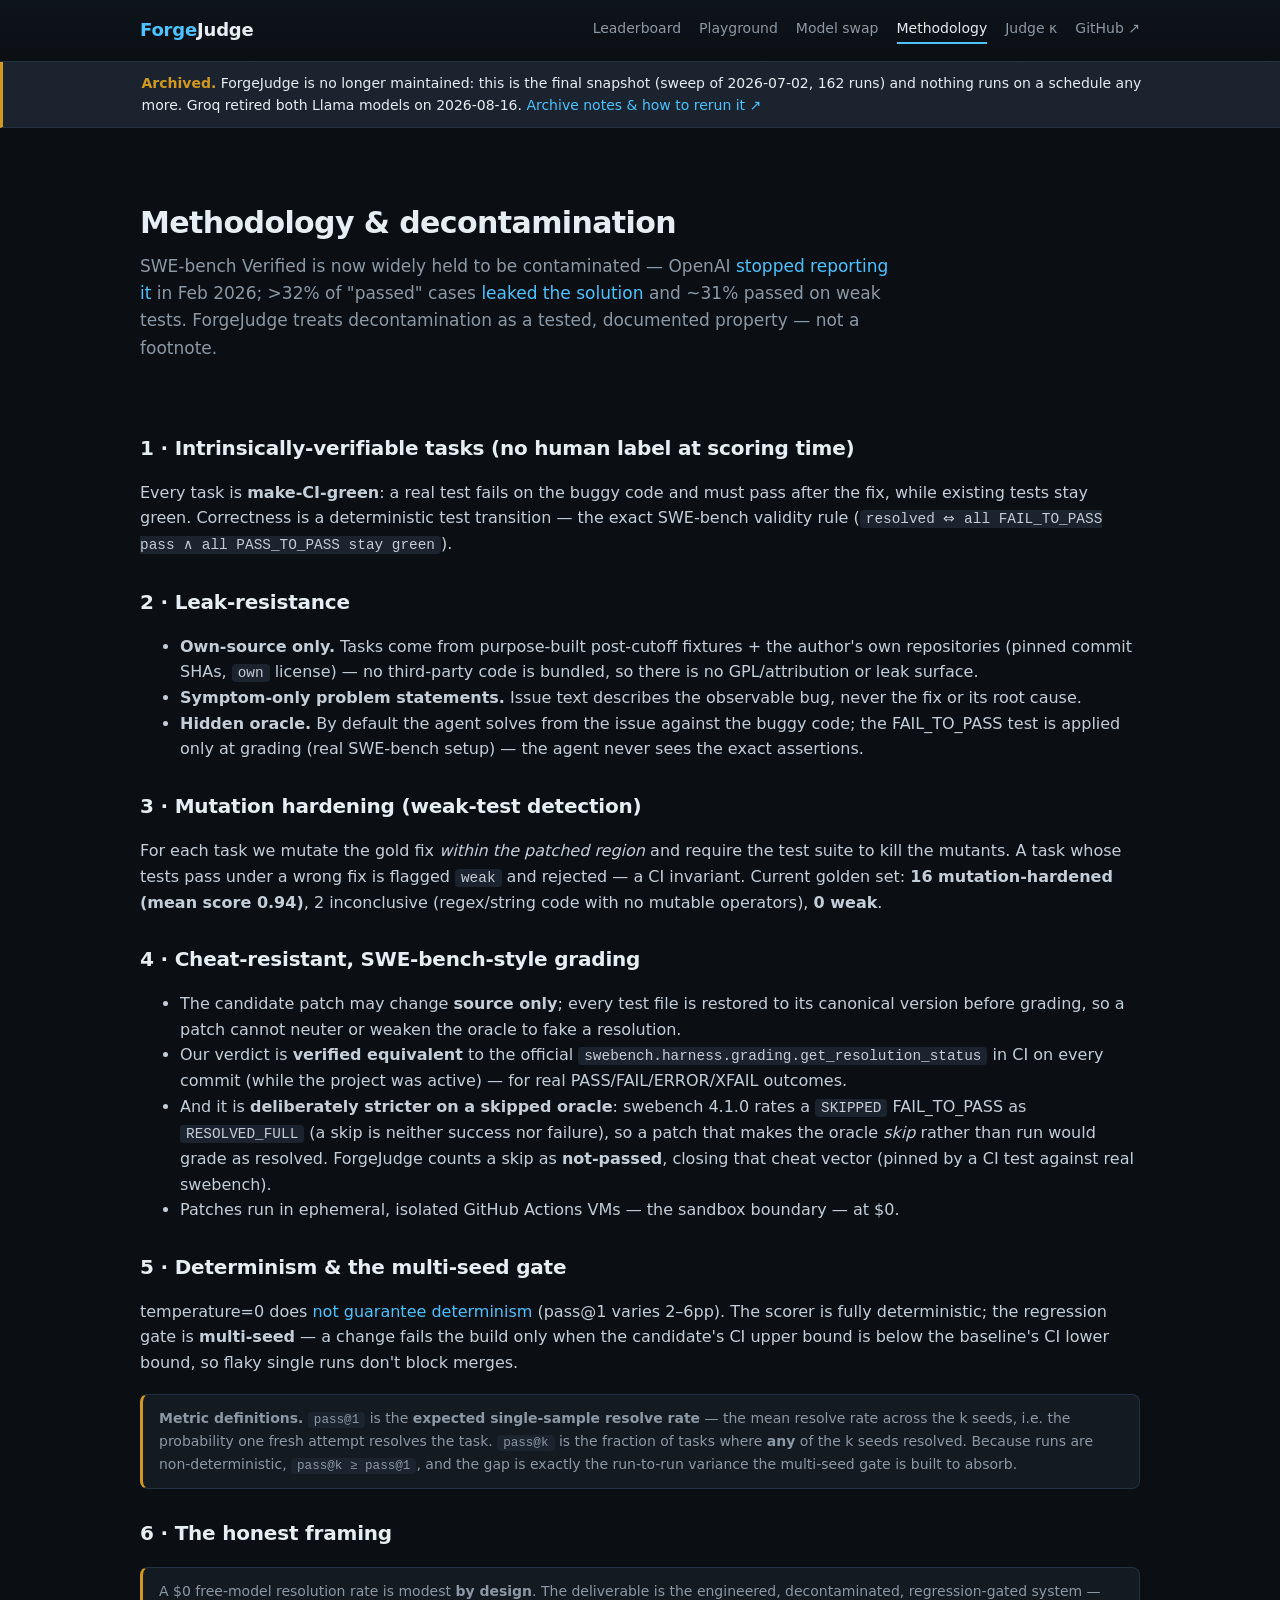
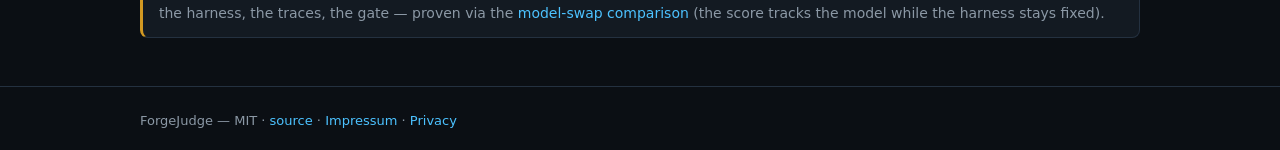
<file: dashboard/public/methodology.html>
<!doctype html>
<html lang="en">
<head>
  <meta charset="utf-8" />
  <meta name="viewport" content="width=device-width, initial-scale=1" />
  <title>ForgeJudge — methodology & decontamination</title>
  <meta name="description" content="How ForgeJudge resists contamination and weak tests: post-cutoff own-source tasks, mutation hardening, cheat-resistant SWE-bench-style grading on a contamination-resistant task set, multi-seed gating." />
  <link rel="icon" href="favicon.svg" type="image/svg+xml" />
  <link rel="stylesheet" href="styles.css" />
</head>
<body>
  <a class="skip-link" href="#main">Skip to content</a>
  <header class="site"><div class="wrap">
    <span class="brand"><span class="mark">Forge</span>Judge</span>
    <nav class="top" aria-label="Primary">
      <a href="index.html">Leaderboard</a>
      <a href="playground.html">Playground</a>
      <a href="model-swap.html">Model swap</a>
      <a href="methodology.html" aria-current="page">Methodology</a>
      <a href="calibration.html">Judge κ</a>
      <a href="https://github.com/ahmedEid1/forgejudge" target="_blank" rel="noopener">GitHub ↗</a>
    </nav>
  </div></header>
  <div class="archive-banner" role="note"><div class="wrap">
    <b>Archived.</b> ForgeJudge is no longer maintained: this is the final snapshot (sweep of 2026-07-02, 162 runs)
    and nothing runs on a schedule any more. Groq retired both Llama models on 2026-08-16.
    <a href="https://github.com/ahmedEid1/forgejudge/blob/main/docs/ARCHIVE.md" target="_blank" rel="noopener">Archive notes &amp; how to rerun it ↗</a>
  </div></div>

  <main class="wrap" id="main">
    <section class="hero">
      <h1>Methodology &amp; decontamination</h1>
      <p class="lede">SWE-bench Verified is now widely held to be contaminated — OpenAI
        <a href="https://openai.com/index/why-we-no-longer-evaluate-swe-bench-verified/" target="_blank" rel="noopener">stopped reporting it</a>
        in Feb 2026; >32% of "passed" cases <a href="https://arxiv.org/abs/2410.06992" target="_blank" rel="noopener">leaked the solution</a>
        and ~31% passed on weak tests. ForgeJudge treats decontamination as a tested, documented property — not a footnote.</p>
    </section>

    <section>
      <h2>1 · Intrinsically-verifiable tasks (no human label at scoring time)</h2>
      <p>Every task is <b>make-CI-green</b>: a real test fails on the buggy code and must pass after the fix, while existing
        tests stay green. Correctness is a deterministic test transition — the exact SWE-bench validity rule
        (<code>resolved ⇔ all FAIL_TO_PASS pass ∧ all PASS_TO_PASS stay green</code>).</p>
    </section>

    <section>
      <h2>2 · Leak-resistance</h2>
      <ul>
        <li><b>Own-source only.</b> Tasks come from purpose-built post-cutoff fixtures + the author's own repositories
          (pinned commit SHAs, <code>own</code> license) — no third-party code is bundled, so there is no GPL/attribution or leak surface.</li>
        <li><b>Symptom-only problem statements.</b> Issue text describes the observable bug, never the fix or its root cause.</li>
        <li><b>Hidden oracle.</b> By default the agent solves from the issue against the buggy code; the FAIL_TO_PASS test is
          applied only at grading (real SWE-bench setup) — the agent never sees the exact assertions.</li>
      </ul>
    </section>

    <section>
      <h2>3 · Mutation hardening (weak-test detection)</h2>
      <p>For each task we mutate the gold fix <em>within the patched region</em> and require the test suite to kill the mutants.
        A task whose tests pass under a wrong fix is flagged <code>weak</code> and rejected — a CI invariant. Current golden set:
        <b>16 mutation-hardened (mean score 0.94)</b>, 2 inconclusive (regex/string code with no mutable operators), <b>0 weak</b>.</p>
    </section>

    <section>
      <h2>4 · Cheat-resistant, SWE-bench-style grading</h2>
      <ul>
        <li>The candidate patch may change <b>source only</b>; every test file is restored to its canonical version before grading,
          so a patch cannot neuter or weaken the oracle to fake a resolution.</li>
        <li>Our verdict is <b>verified equivalent</b> to the official <code>swebench.harness.grading.get_resolution_status</code>
          in CI on every commit (while the project was active) — for real PASS/FAIL/ERROR/XFAIL outcomes.</li>
        <li>And it is <b>deliberately stricter on a skipped oracle</b>: swebench 4.1.0 rates a <code>SKIPPED</code> FAIL_TO_PASS
          as <code>RESOLVED_FULL</code> (a skip is neither success nor failure), so a patch that makes the oracle <em>skip</em>
          rather than run would grade as resolved. ForgeJudge counts a skip as <b>not-passed</b>, closing that cheat vector
          (pinned by a CI test against real swebench).</li>
        <li>Patches run in ephemeral, isolated GitHub Actions VMs — the sandbox boundary — at $0.</li>
      </ul>
    </section>

    <section>
      <h2>5 · Determinism &amp; the multi-seed gate</h2>
      <p>temperature=0 does <a href="https://arxiv.org/pdf/2602.07150" target="_blank" rel="noopener">not guarantee determinism</a>
        (pass@1 varies 2–6pp). The scorer is fully deterministic; the regression gate is <b>multi-seed</b> — a change fails the
        build only when the candidate's CI upper bound is below the baseline's CI lower bound, so flaky single runs don't block merges.</p>
      <p class="note"><b>Metric definitions.</b>
        <code>pass@1</code> is the <b>expected single-sample resolve rate</b> — the mean resolve rate across the k seeds, i.e.
        the probability one fresh attempt resolves the task.
        <code>pass@k</code> is the fraction of tasks where <b>any</b> of the k seeds resolved. Because runs are non-deterministic,
        <code>pass@k ≥ pass@1</code>, and the gap is exactly the run-to-run variance the multi-seed gate is built to absorb.</p>
    </section>

    <section>
      <h2>6 · The honest framing</h2>
      <p class="note">A $0 free-model resolution rate is modest <b>by design</b>. The deliverable is the engineered, decontaminated,
        regression-gated system — the harness, the traces, the gate — proven via the
        <a href="model-swap.html">model-swap comparison</a> (the score tracks the model while the harness stays fixed).</p>
    </section>
  </main>

  <footer class="site"><div class="wrap">
    ForgeJudge — MIT · <a href="https://github.com/ahmedEid1/forgejudge" target="_blank" rel="noopener">source</a> ·
    <a href="impressum.html">Impressum</a> · <a href="privacy.html">Privacy</a>
  </div></footer>
</body>
</html>
</file>
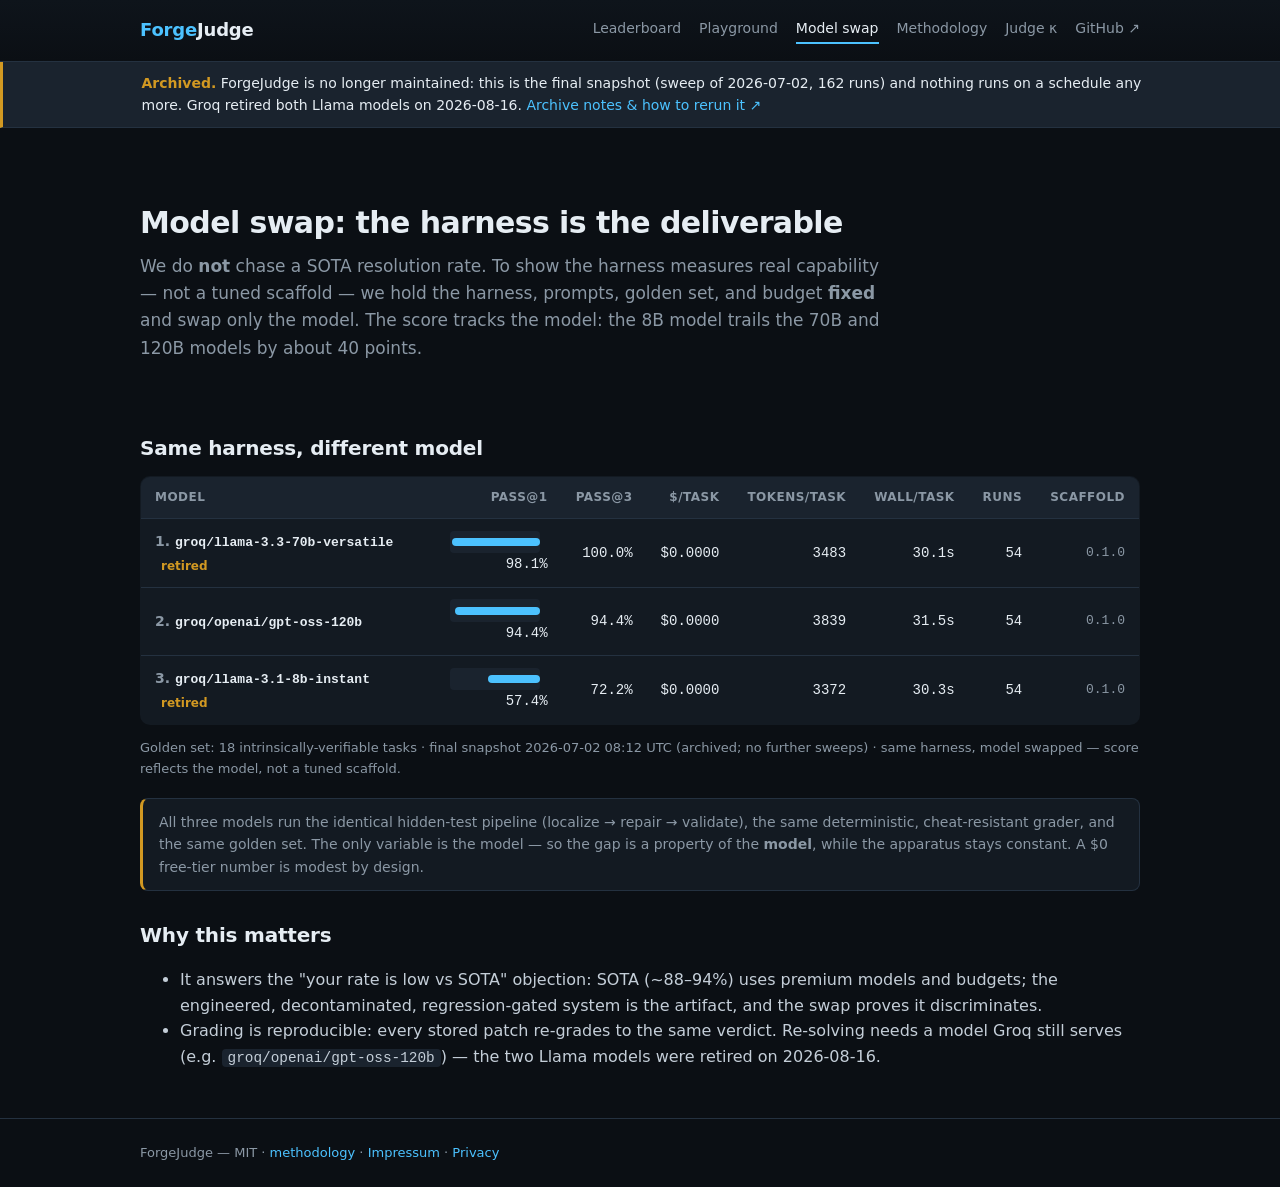
<file: dashboard/public/model-swap.html>
<!doctype html>
<html lang="en">
<head>
  <meta charset="utf-8" />
  <meta name="viewport" content="width=device-width, initial-scale=1" />
  <title>ForgeJudge — model-swap comparison</title>
  <meta name="description" content="Same harness, swap the model: the resolution rate tracks the model — the 8B model trails the 70B and 120B models by about 40 points. Proof that the harness measures the model, not a tuned scaffold." />
  <link rel="icon" href="favicon.svg" type="image/svg+xml" />
  <link rel="stylesheet" href="styles.css" />
</head>
<body>
  <a class="skip-link" href="#main">Skip to content</a>
  <header class="site"><div class="wrap">
    <span class="brand"><span class="mark">Forge</span>Judge</span>
    <nav class="top" aria-label="Primary">
      <a href="index.html">Leaderboard</a>
      <a href="playground.html">Playground</a>
      <a href="model-swap.html" aria-current="page">Model swap</a>
      <a href="methodology.html">Methodology</a>
      <a href="calibration.html">Judge κ</a>
      <a href="https://github.com/ahmedEid1/forgejudge" target="_blank" rel="noopener">GitHub ↗</a>
    </nav>
  </div></header>
  <div class="archive-banner" role="note"><div class="wrap">
    <b>Archived.</b> ForgeJudge is no longer maintained: this is the final snapshot (sweep of 2026-07-02, 162 runs)
    and nothing runs on a schedule any more. Groq retired both Llama models on 2026-08-16.
    <a href="https://github.com/ahmedEid1/forgejudge/blob/main/docs/ARCHIVE.md" target="_blank" rel="noopener">Archive notes &amp; how to rerun it ↗</a>
  </div></div>

  <main class="wrap" id="main">
    <section class="hero">
      <h1>Model swap: the harness is the deliverable</h1>
      <p class="lede">We do <b>not</b> chase a SOTA resolution rate. To show the harness measures real capability — not a
        tuned scaffold — we hold the harness, prompts, golden set, and budget <b>fixed</b> and swap only the model.
        The score tracks the model: the 8B model trails the 70B and 120B models by about 40 points.</p>
    </section>

    <section>
      <h2>Same harness, different model</h2>
      <div id="leaderboard"><p class="muted">Loading…</p></div>
      <p class="note">All three models run the identical hidden-test pipeline (localize → repair → validate), the same
        deterministic, cheat-resistant grader, and the same golden set. The only variable is the model — so the gap is
        a property of the <b>model</b>, while the apparatus stays constant. A $0 free-tier number is modest by design.</p>
    </section>

    <section>
      <h2>Why this matters</h2>
      <ul>
        <li>It answers the "your rate is low vs SOTA" objection: SOTA (~88–94%) uses premium models and budgets; the
          engineered, decontaminated, regression-gated system is the artifact, and the swap proves it discriminates.</li>
        <li>Grading is reproducible: every stored patch re-grades to the same verdict. Re-solving needs a model Groq still
          serves (e.g. <code>groq/openai/gpt-oss-120b</code>) — the two Llama models were retired on 2026-08-16.</li>
      </ul>
    </section>
  </main>

  <footer class="site"><div class="wrap">
    ForgeJudge — MIT · <a href="methodology.html">methodology</a> ·
    <a href="impressum.html">Impressum</a> · <a href="privacy.html">Privacy</a>
  </div></footer>
  <script src="app.js"></script>
</body>
</html>
</file>
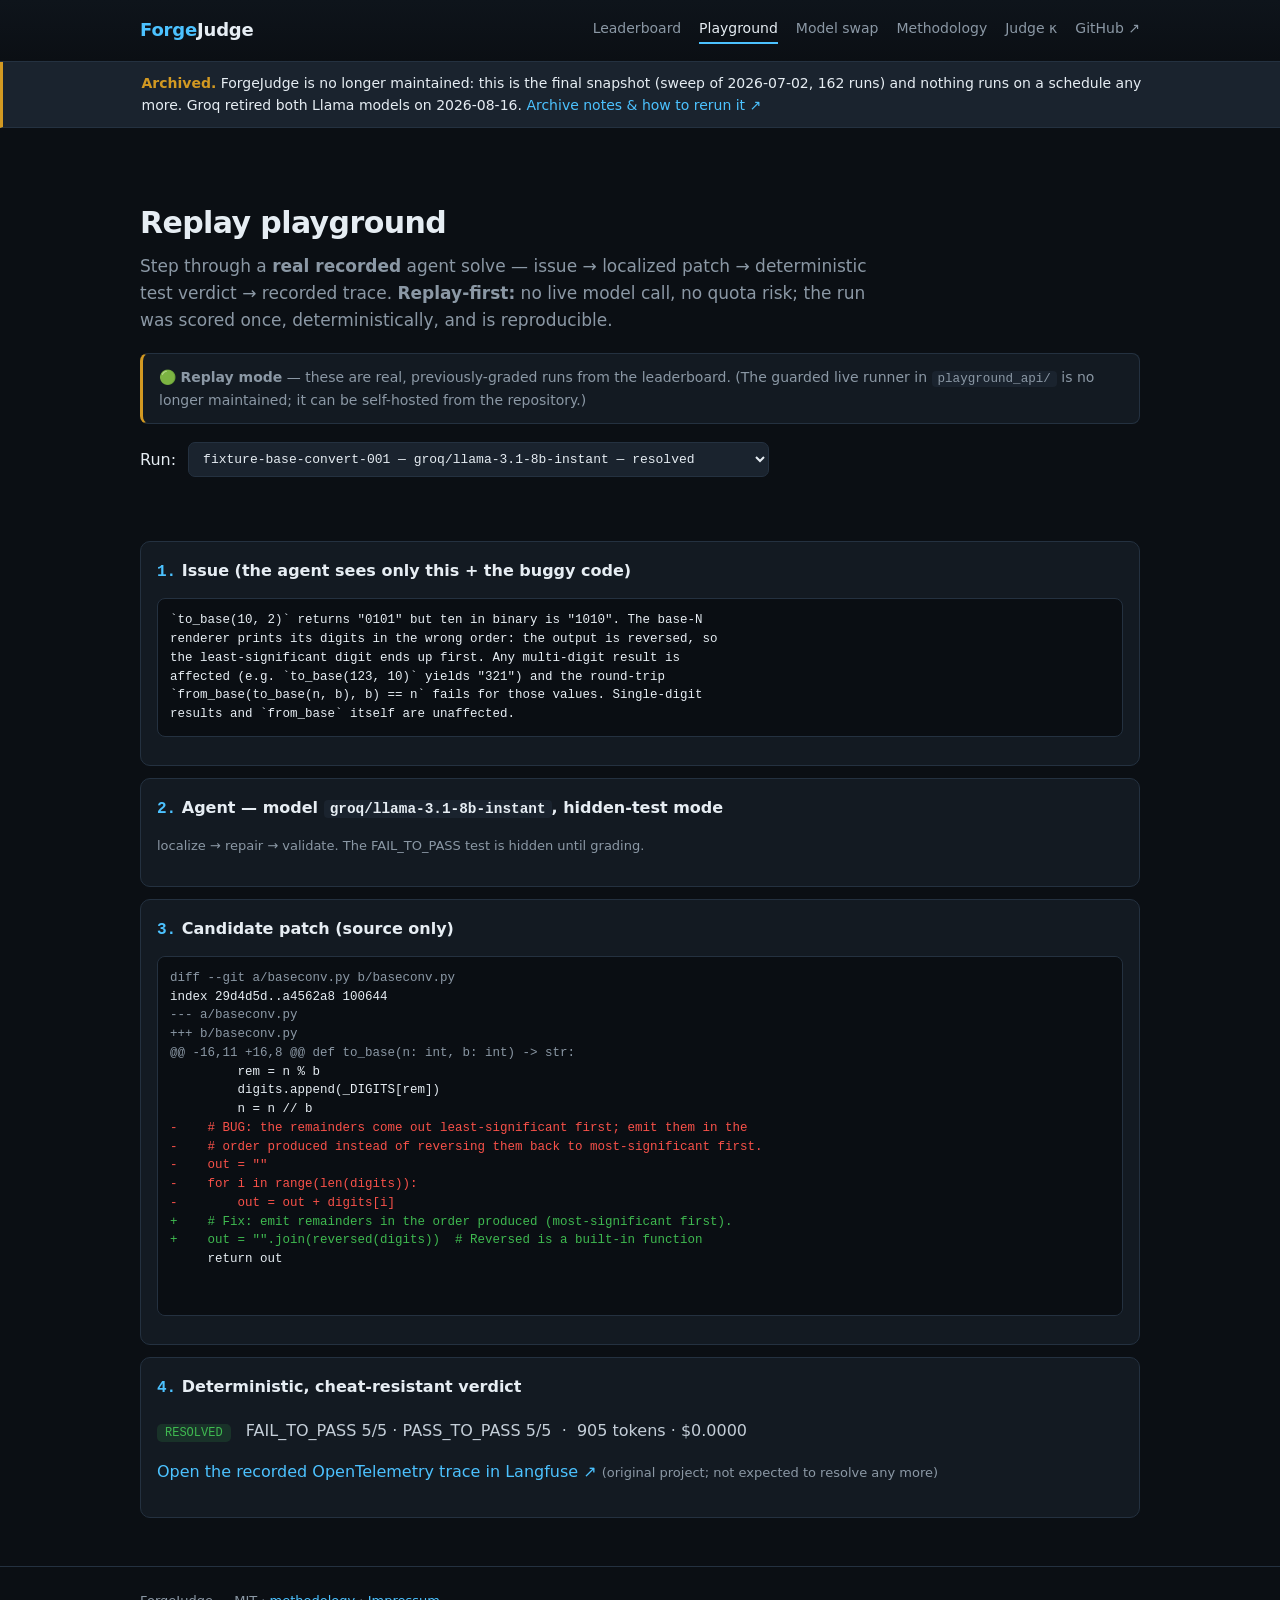
<file: dashboard/public/playground.html>
<!doctype html>
<html lang="en">
<head>
  <meta charset="utf-8" />
  <meta name="viewport" content="width=device-width, initial-scale=1" />
  <title>ForgeJudge — replay playground</title>
  <meta name="description" content="Step through a real recorded agent solve: issue → patch → deterministic test verdict → recorded trace. Replay-first: no live model call." />
  <link rel="icon" href="favicon.svg" type="image/svg+xml" />
  <link rel="stylesheet" href="styles.css" />
  <style>
    select { background: var(--panel-2); color: var(--text); border: 1px solid var(--border); border-radius: 7px; padding: 8px 10px; font-family: var(--mono); font-size: 13px; }
    .step { background: var(--panel); border: 1px solid var(--border); border-radius: 10px; padding: 16px; margin: 12px 0; }
    .step h3 { margin: 0 0 8px; }
    .step .n { color: var(--accent); font-family: var(--mono); }
    pre { background: #0a0e13; border: 1px solid var(--border); border-radius: 8px; padding: 12px; overflow: auto; font-family: var(--mono); font-size: 12.5px; line-height: 1.5; max-height: 360px; }
    .diff .add { color: var(--green); } .diff .del { color: var(--red); } .diff .hh { color: var(--muted); }
    .controls { display: flex; gap: 12px; align-items: center; flex-wrap: wrap; margin: 12px 0; }
  </style>
</head>
<body>
  <a class="skip-link" href="#main">Skip to content</a>
  <header class="site"><div class="wrap">
    <span class="brand"><span class="mark">Forge</span>Judge</span>
    <nav class="top" aria-label="Primary">
      <a href="index.html">Leaderboard</a>
      <a href="playground.html" aria-current="page">Playground</a>
      <a href="model-swap.html">Model swap</a>
      <a href="methodology.html">Methodology</a>
      <a href="calibration.html">Judge κ</a>
      <a href="https://github.com/ahmedEid1/forgejudge" target="_blank" rel="noopener">GitHub ↗</a>
    </nav>
  </div></header>
  <div class="archive-banner" role="note"><div class="wrap">
    <b>Archived.</b> ForgeJudge is no longer maintained: this is the final snapshot (sweep of 2026-07-02, 162 runs)
    and nothing runs on a schedule any more. Groq retired both Llama models on 2026-08-16.
    <a href="https://github.com/ahmedEid1/forgejudge/blob/main/docs/ARCHIVE.md" target="_blank" rel="noopener">Archive notes &amp; how to rerun it ↗</a>
  </div></div>

  <main class="wrap" id="main">
    <section class="hero">
      <h1>Replay playground</h1>
      <p class="lede">Step through a <b>real recorded</b> agent solve — issue → localized patch → deterministic
        test verdict → recorded trace. <b>Replay-first:</b> no live model call, no quota risk; the run was scored once,
        deterministically, and is reproducible.</p>
      <div class="note">🟢 <b>Replay mode</b> — these are real, previously-graded runs from the leaderboard. (The guarded
        live runner in <code>playground_api/</code> is no longer maintained; it can be self-hosted from the repository.)</div>
      <div class="controls">
        <label for="pick">Run:</label>
        <select id="pick" aria-label="choose a recorded run"></select>
      </div>
    </section>
    <section id="replay"><p class="muted">Loading recorded runs…</p></section>
  </main>

  <footer class="site"><div class="wrap">ForgeJudge — MIT · <a href="methodology.html">methodology</a> · <a href="impressum.html">Impressum</a></div></footer>

  <script>
    const esc = (s) => String(s ?? "").replace(/[&<>"']/g, (c) => ({ "&":"&amp;","<":"&lt;",">":"&gt;",'"':"&quot;","'":"&#39;" }[c]));
    const safeUrl = (u) => (/^https?:\/\//i.test(u || "") ? u : "");
    function diffHTML(patch) {
      return esc(patch || "").split("\n").map((l) => {
        if (l.startsWith("+") && !l.startsWith("+++")) return `<span class="add">${l}</span>`;
        if (l.startsWith("-") && !l.startsWith("---")) return `<span class="del">${l}</span>`;
        if (l.startsWith("@@") || l.startsWith("diff ") || l.startsWith("+++") || l.startsWith("---")) return `<span class="hh">${l}</span>`;
        return l;
      }).join("\n");
    }
    function render(run) {
      const url = safeUrl(run.trace_url);
      const verdict = run.resolved
        ? '<span class="badge pass">RESOLVED</span>'
        : '<span class="badge fail">unsolved</span>';
      document.getElementById("replay").innerHTML = `
        <div class="step"><h3><span class="n">1.</span> Issue (the agent sees only this + the buggy code)</h3>
          <pre>${esc(run.problem_statement || "(n/a)")}</pre></div>
        <div class="step"><h3><span class="n">2.</span> Agent — model <code>${esc(run.model)}</code>, hidden-test mode</h3>
          <p class="small muted">localize → repair → validate. The FAIL_TO_PASS test is hidden until grading.</p></div>
        <div class="step"><h3><span class="n">3.</span> Candidate patch (source only)</h3>
          <pre class="diff">${diffHTML(run.patch) || "(empty)"}</pre></div>
        <div class="step"><h3><span class="n">4.</span> Deterministic, cheat-resistant verdict</h3>
          <p>${verdict} &nbsp; FAIL_TO_PASS ${run.f2p_passed}/${run.f2p_total} · PASS_TO_PASS ${run.p2p_passed}/${run.p2p_total}
             &nbsp;·&nbsp; ${run.tokens_in + run.tokens_out} tokens · $${(run.cost_usd||0).toFixed(4)}</p>
          ${url ? `<p><a href="${esc(url)}" target="_blank" rel="noopener">Open the recorded OpenTelemetry trace in Langfuse ↗</a> <span class="small muted">(original project; not expected to resolve any more)</span></p>` : ""}
        </div>`;
    }
    (async () => {
      let runs = [];
      try { runs = (await (await fetch("data/runs.json", { cache: "no-store" })).json()).runs || []; }
      catch { document.getElementById("replay").innerHTML = '<p class="muted">No recorded runs available yet.</p>'; return; }
      const sel = document.getElementById("pick");
      runs.forEach((r, i) => {
        const o = document.createElement("option");
        o.value = i; o.textContent = `${r.task_id} — ${r.model} — ${r.resolved ? "resolved" : "unsolved"}`;
        sel.appendChild(o);
      });
      sel.addEventListener("change", () => render(runs[sel.value]));
      if (runs.length) render(runs[0]); else document.getElementById("replay").innerHTML = '<p class="muted">No runs yet.</p>';
    })();
  </script>
</body>
</html>
</file>
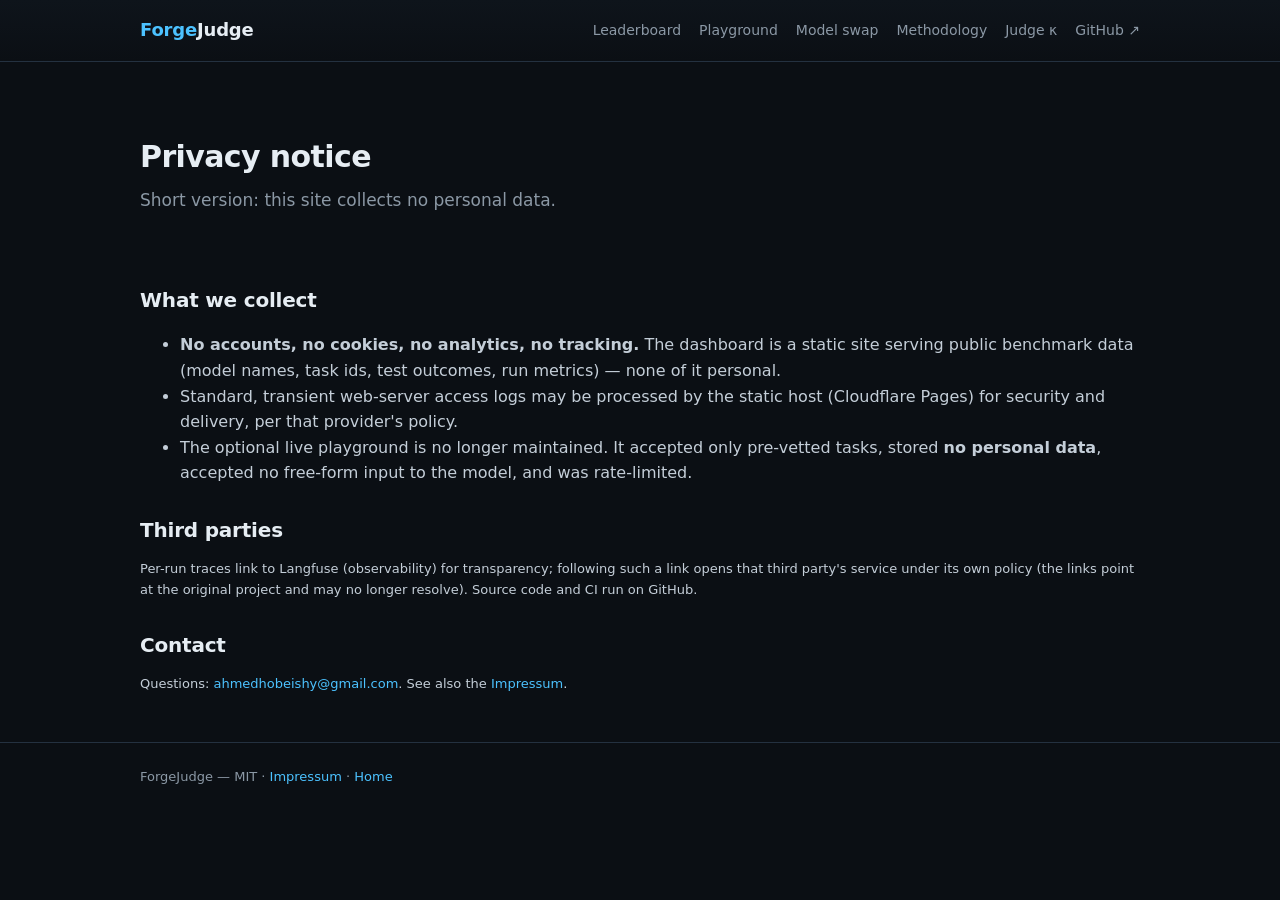
<file: dashboard/public/privacy.html>
<!doctype html>
<html lang="en">
<head>
  <meta charset="utf-8" />
  <meta name="viewport" content="width=device-width, initial-scale=1" />
  <title>ForgeJudge — Privacy</title>
  <link rel="icon" href="favicon.svg" type="image/svg+xml" />
  <link rel="stylesheet" href="styles.css" />
</head>
<body>
  <a class="skip-link" href="#main">Skip to content</a>
  <header class="site"><div class="wrap">
    <span class="brand"><span class="mark">Forge</span>Judge</span>
    <nav class="top" aria-label="Primary">
      <a href="index.html">Leaderboard</a>
      <a href="playground.html">Playground</a>
      <a href="model-swap.html">Model swap</a>
      <a href="methodology.html">Methodology</a>
      <a href="calibration.html">Judge κ</a>
      <a href="https://github.com/ahmedEid1/forgejudge" target="_blank" rel="noopener">GitHub ↗</a>
    </nav>
  </div></header>

  <main class="wrap" id="main">
    <section class="hero">
      <h1>Privacy notice</h1>
      <p class="lede">Short version: this site collects no personal data.</p>
    </section>
    <section>
      <h2>What we collect</h2>
      <ul>
        <li><b>No accounts, no cookies, no analytics, no tracking.</b> The dashboard is a static site serving public
          benchmark data (model names, task ids, test outcomes, run metrics) — none of it personal.</li>
        <li>Standard, transient web-server access logs may be processed by the static host (Cloudflare Pages) for
          security and delivery, per that provider's policy.</li>
        <li>The optional live playground is no longer maintained. It accepted only pre-vetted tasks, stored
          <b>no personal data</b>, accepted no free-form input to the model, and was rate-limited.</li>
      </ul>
    </section>
    <section>
      <h2>Third parties</h2>
      <p class="small">Per-run traces link to Langfuse (observability) for transparency; following such a link opens that
        third party's service under its own policy (the links point at the original project and may no longer resolve). Source code and CI run on GitHub.</p>
    </section>
    <section>
      <h2>Contact</h2>
      <p class="small">Questions: <a href="mailto:ahmedhobeishy@gmail.com">ahmedhobeishy@gmail.com</a>. See also the
        <a href="impressum.html">Impressum</a>.</p>
    </section>
  </main>
  <footer class="site"><div class="wrap">ForgeJudge — MIT · <a href="impressum.html">Impressum</a> · <a href="index.html">Home</a></div></footer>
</body>
</html>
</file>
<file: dashboard/public/styles.css>
:root {
  --bg: #0b0f14;
  --panel: #131a22;
  --panel-2: #1a232e;
  --border: #243140;
  --text: #e6edf3;
  --muted: #8b98a5;
  --accent: #4cc2ff;
  --green: #3fb950;
  --red: #f85149;
  --amber: #d29922;
  --mono: ui-monospace, "SF Mono", "JetBrains Mono", Menlo, Consolas, monospace;
  --sans: ui-sans-serif, system-ui, -apple-system, "Segoe UI", Roboto, sans-serif;
}

* { box-sizing: border-box; }

body {
  margin: 0;
  background: var(--bg);
  color: var(--text);
  font-family: var(--sans);
  line-height: 1.6;
  font-size: 16px;
}

a { color: var(--accent); text-decoration: none; }
a:hover { text-decoration: underline; }

/* Visually-hidden until focused: skip-to-content link for keyboard/AT users. */
.skip-link {
  position: absolute; left: 8px; top: -48px; z-index: 100;
  background: var(--accent); color: #04121c; font-weight: 600; font-size: 14px;
  padding: 8px 14px; border-radius: 0 0 8px 8px; transition: top 0.15s ease;
}
.skip-link:focus { top: 0; text-decoration: none; outline: 2px solid var(--text); }

/* Reusable visually-hidden helper (table captions, etc.). */
.sr-only {
  position: absolute; width: 1px; height: 1px; padding: 0; margin: -1px;
  overflow: hidden; clip: rect(0 0 0 0); white-space: nowrap; border: 0;
}

.wrap { max-width: 1040px; margin: 0 auto; padding: 0 20px; }

header.site {
  border-bottom: 1px solid var(--border);
  background: linear-gradient(180deg, #0e141b, var(--bg));
}
header.site .wrap { display: flex; align-items: center; gap: 24px; padding: 16px 20px; flex-wrap: wrap; }
.brand { font-weight: 700; font-size: 18px; letter-spacing: -0.01em; }
.brand .mark { color: var(--accent); }
nav.top { display: flex; gap: 18px; flex-wrap: wrap; margin-left: auto; }
nav.top a { color: var(--muted); font-size: 14px; }
nav.top a:hover, nav.top a.active,
nav.top a[aria-current="page"] { color: var(--text); text-decoration: none; }
nav.top a[aria-current="page"] { border-bottom: 2px solid var(--accent); padding-bottom: 2px; }

/* A focus ring everywhere for keyboard users (a11y). */
a:focus-visible, select:focus-visible, .skip-link:focus-visible {
  outline: 2px solid var(--accent); outline-offset: 2px; border-radius: 3px;
}

/* Inline term definition (e.g. pass@1 / pass@k) — dotted underline + help cursor. */
dfn, abbr[title] { font-style: normal; cursor: help; text-decoration: underline dotted var(--muted); text-underline-offset: 3px; }
.defs { display: flex; gap: 18px; flex-wrap: wrap; margin: 0 0 14px; padding: 0; list-style: none; }
.defs li { color: var(--muted); font-size: 13px; }
.defs b { color: var(--text); font-family: var(--mono); }

.hero { padding: 48px 0 24px; }
.hero h1 { font-size: 30px; line-height: 1.25; margin: 0 0 12px; letter-spacing: -0.02em; }
.hero p.lede { color: var(--muted); font-size: 17px; max-width: 70ch; margin: 0 0 18px; }
.pills { display: flex; gap: 8px; flex-wrap: wrap; margin: 16px 0; }
.pill { background: var(--panel); border: 1px solid var(--border); border-radius: 999px;
  padding: 4px 12px; font-size: 13px; color: var(--muted); }
.pill b { color: var(--text); }

/* Archive notice at the top of the main pages (project archived 2026-09-28). */
.archive-banner { background: var(--panel-2); border-bottom: 1px solid var(--border);
  border-left: 3px solid var(--amber); font-size: 14px; padding: 10px 0; }
.archive-banner b { color: var(--amber); }
.retired { color: var(--amber); font-size: 12px; margin-left: 6px; white-space: nowrap; }

.note { background: var(--panel); border: 1px solid var(--border); border-left: 3px solid var(--amber);
  border-radius: 8px; padding: 12px 16px; color: var(--muted); font-size: 14px; margin: 18px 0; }

section { margin: 28px 0; }
h2 { font-size: 20px; margin: 0 0 12px; letter-spacing: -0.01em; }
h3 { font-size: 16px; margin: 22px 0 8px; }
p, li { color: #c4ced8; }
code { font-family: var(--mono); background: var(--panel-2); padding: 1px 6px; border-radius: 4px; font-size: 0.9em; }

table.board { width: 100%; border-collapse: collapse; font-size: 14px; background: var(--panel); border: 1px solid var(--border); border-radius: 10px; overflow: hidden; }
table.board th, table.board td { padding: 11px 14px; text-align: right; border-bottom: 1px solid var(--border); }
table.board th:first-child, table.board td:first-child { text-align: left; }
table.board thead th { color: var(--muted); font-weight: 600; font-size: 12px; text-transform: uppercase; letter-spacing: 0.04em; background: var(--panel-2); }
table.board tbody tr:last-child td { border-bottom: none; }
table.board tbody tr:hover { background: var(--panel-2); }
.num { font-family: var(--mono); }
.model { font-family: var(--mono); font-size: 13px; }
.rank { color: var(--muted); }

.bar { display: inline-block; height: 8px; border-radius: 4px; background: var(--accent); vertical-align: middle; }
.barwrap { display: inline-block; width: 90px; background: var(--panel-2); border-radius: 4px; margin-right: 8px; vertical-align: middle; }

.badge { font-family: var(--mono); font-size: 12px; padding: 2px 8px; border-radius: 5px; }
.badge.pass { background: rgba(63,185,80,0.15); color: var(--green); }
.badge.fail { background: rgba(248,81,73,0.15); color: var(--red); }

.grid2 { display: grid; grid-template-columns: 1fr 1fr; gap: 16px; }
.card { background: var(--panel); border: 1px solid var(--border); border-radius: 10px; padding: 18px; }
.kpi { font-family: var(--mono); font-size: 28px; color: var(--accent); }
.kpi-label { color: var(--muted); font-size: 13px; }

footer.site { border-top: 1px solid var(--border); margin-top: 48px; padding: 24px 0; color: var(--muted); font-size: 13px; }
.muted { color: var(--muted); }
.small { font-size: 13px; }

@media (max-width: 680px) {
  .grid2 { grid-template-columns: 1fr; }
  table.board { font-size: 13px; }
  table.board th, table.board td { padding: 8px 9px; }
  .barwrap { display: none; }
}
</file>
